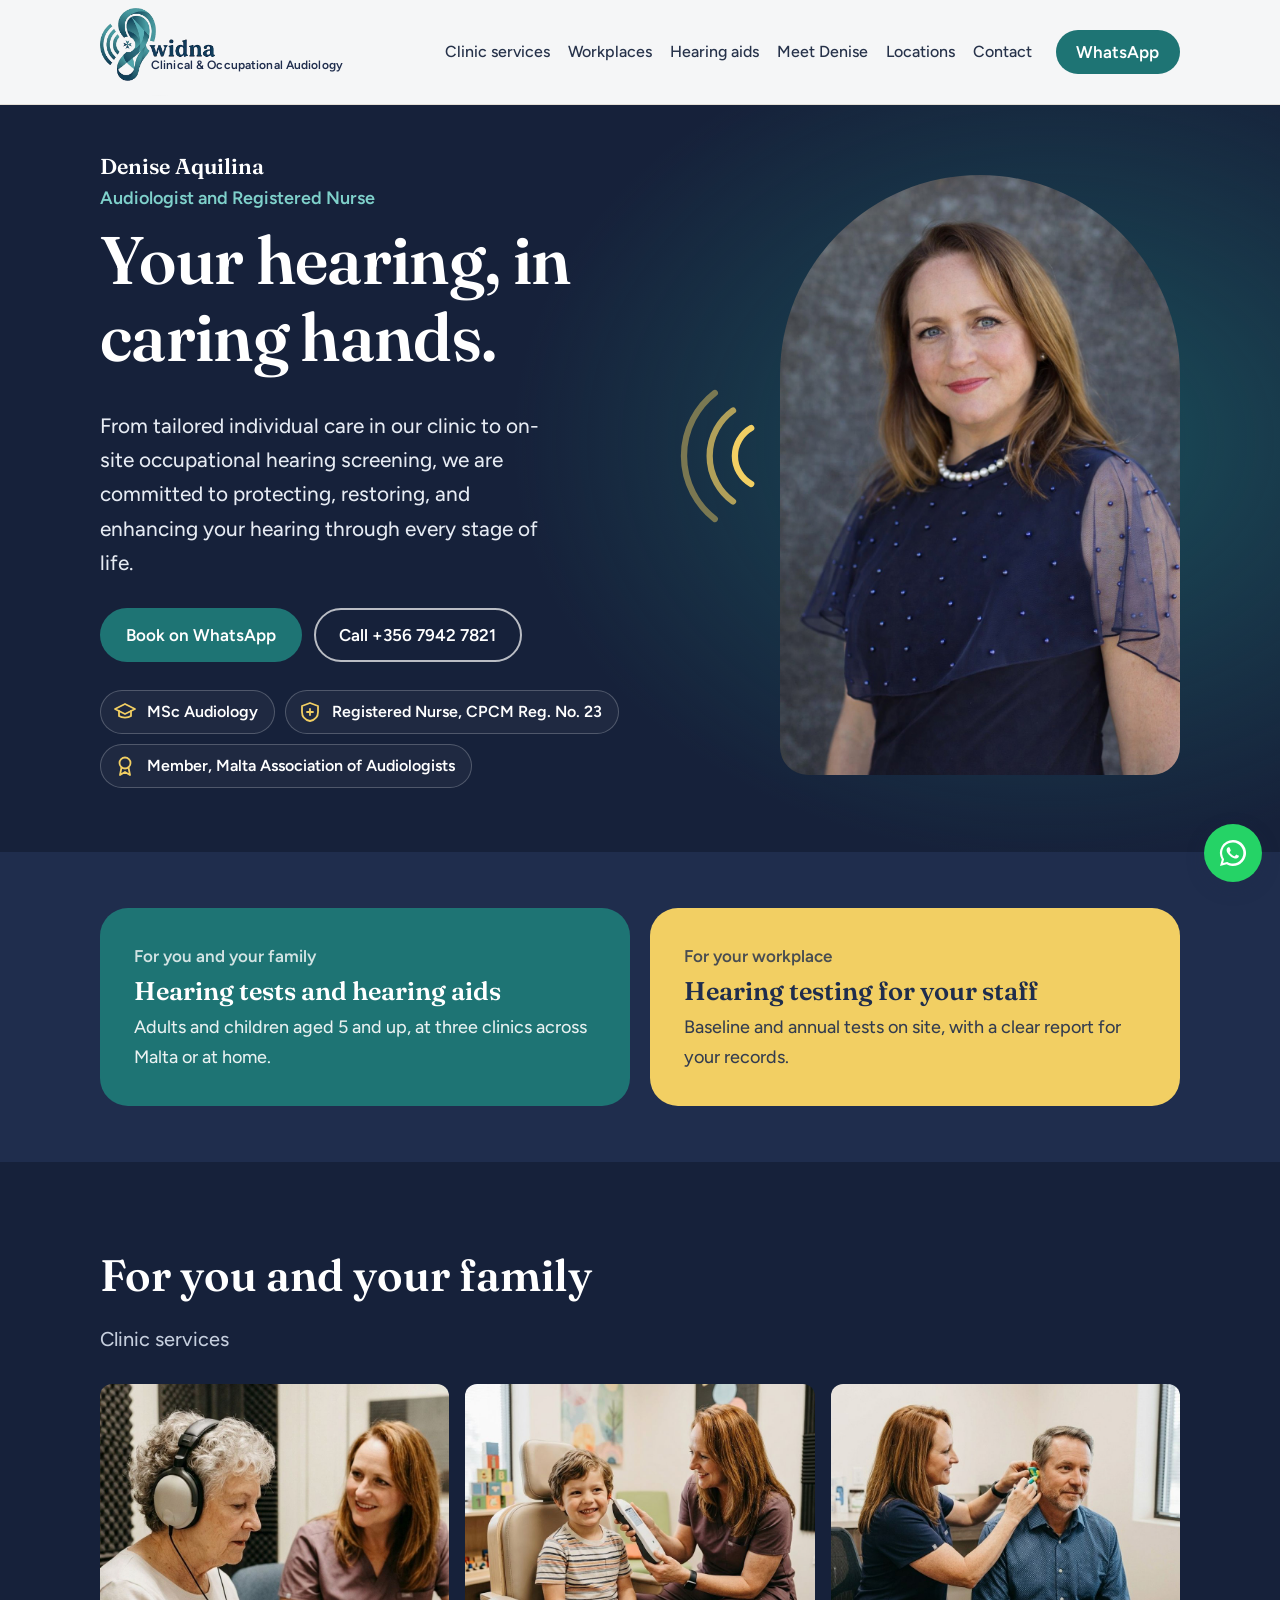
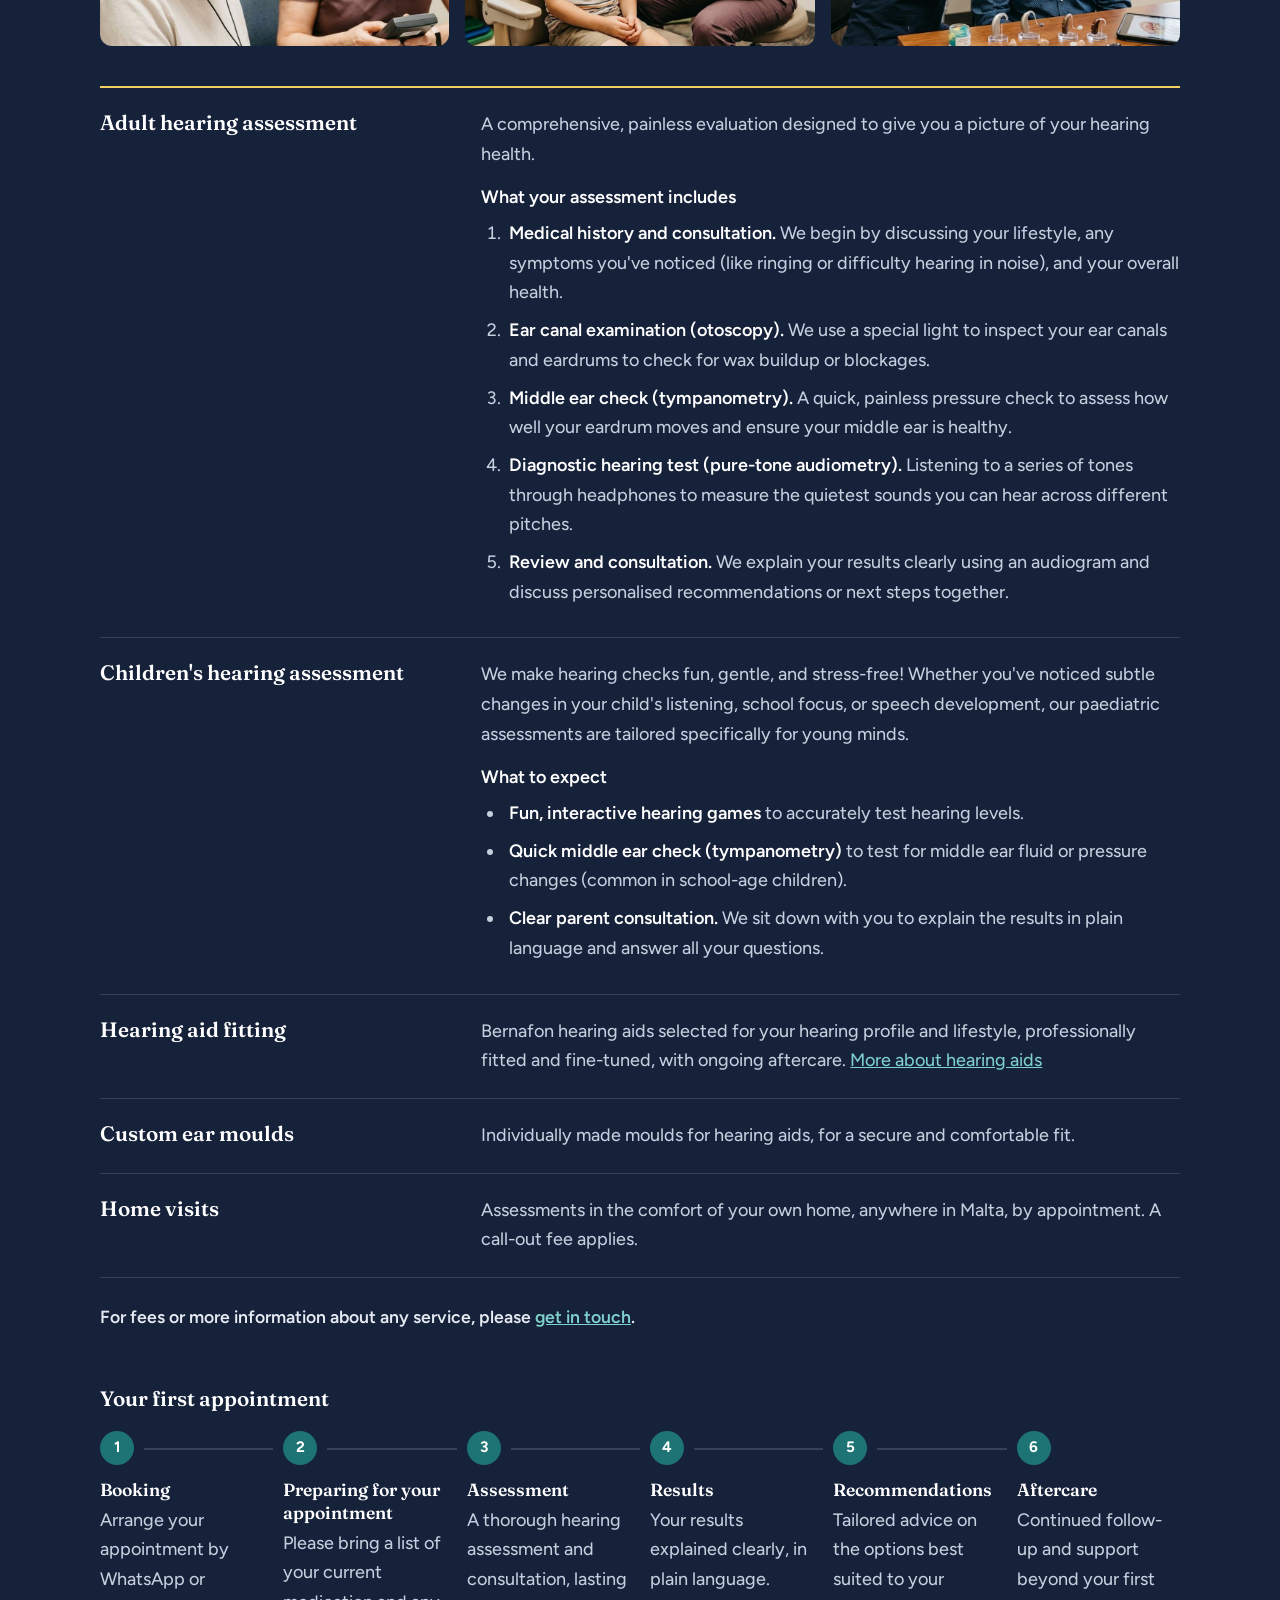
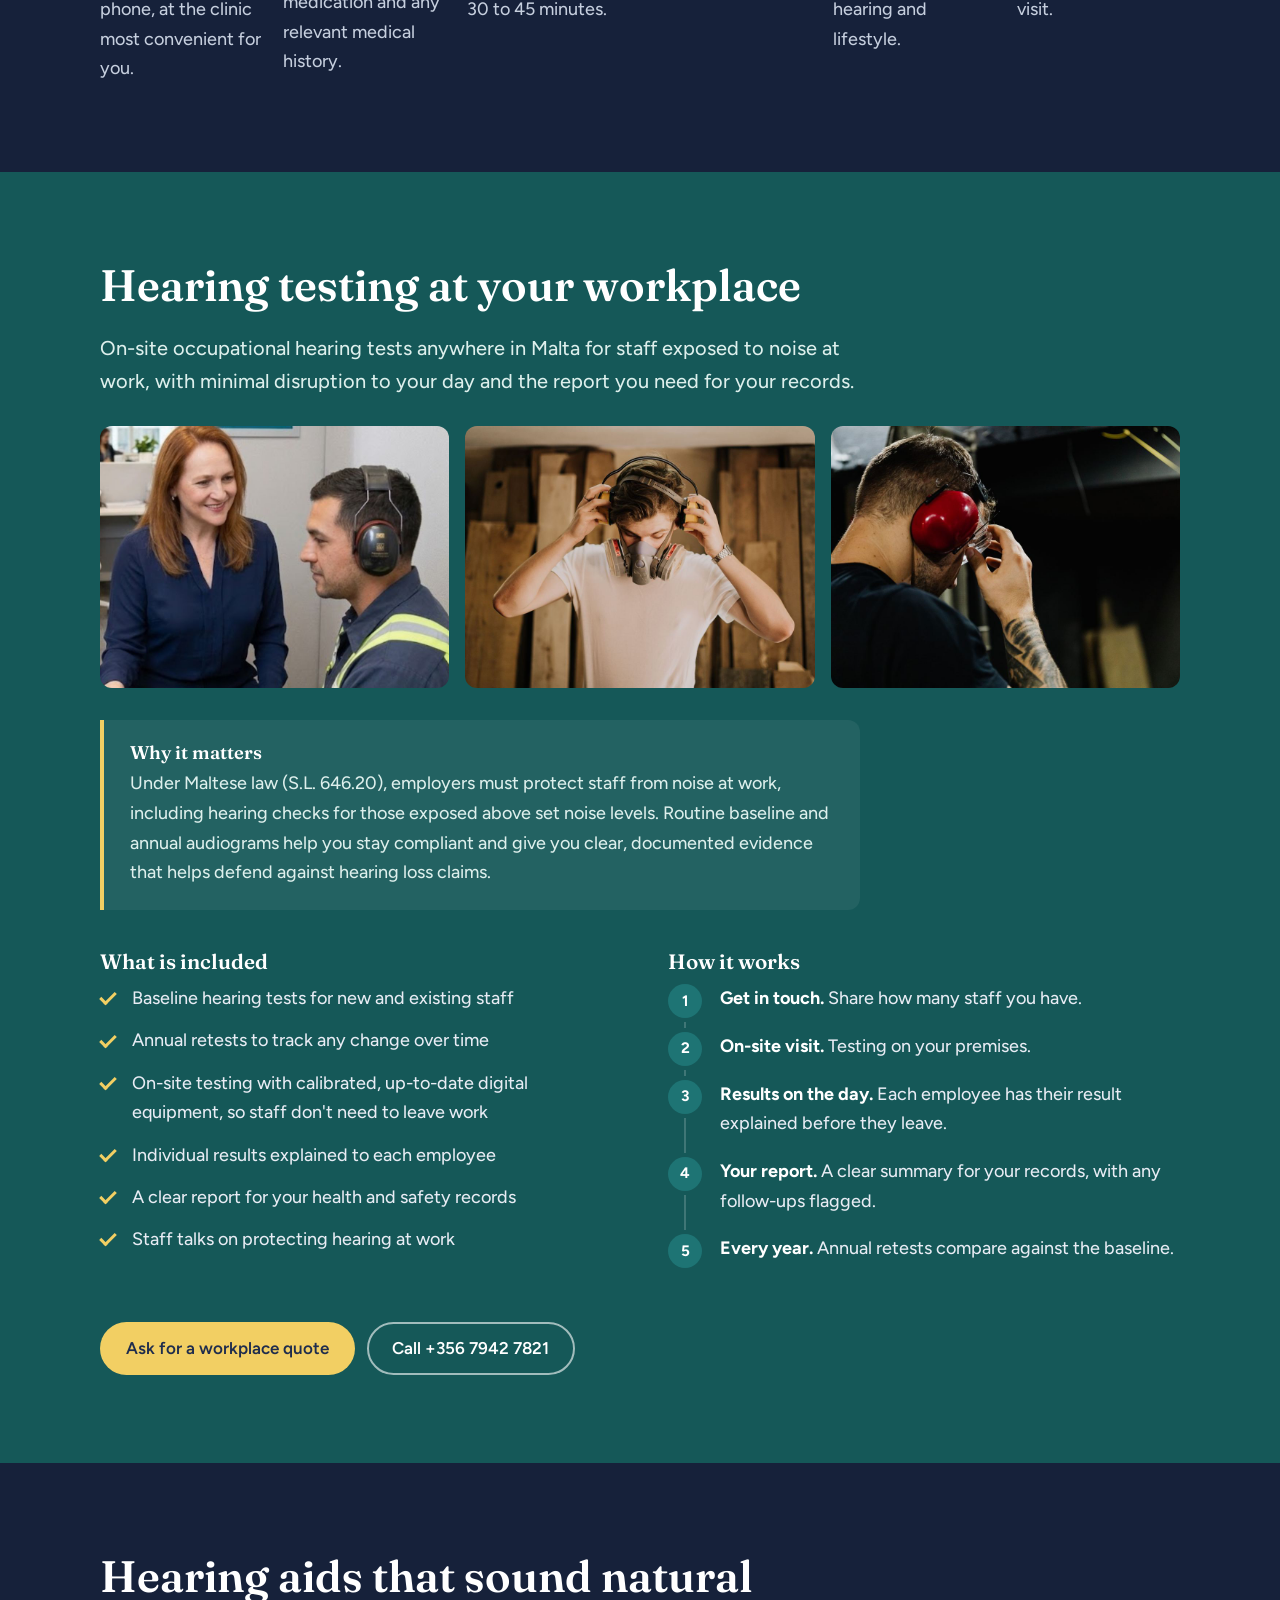
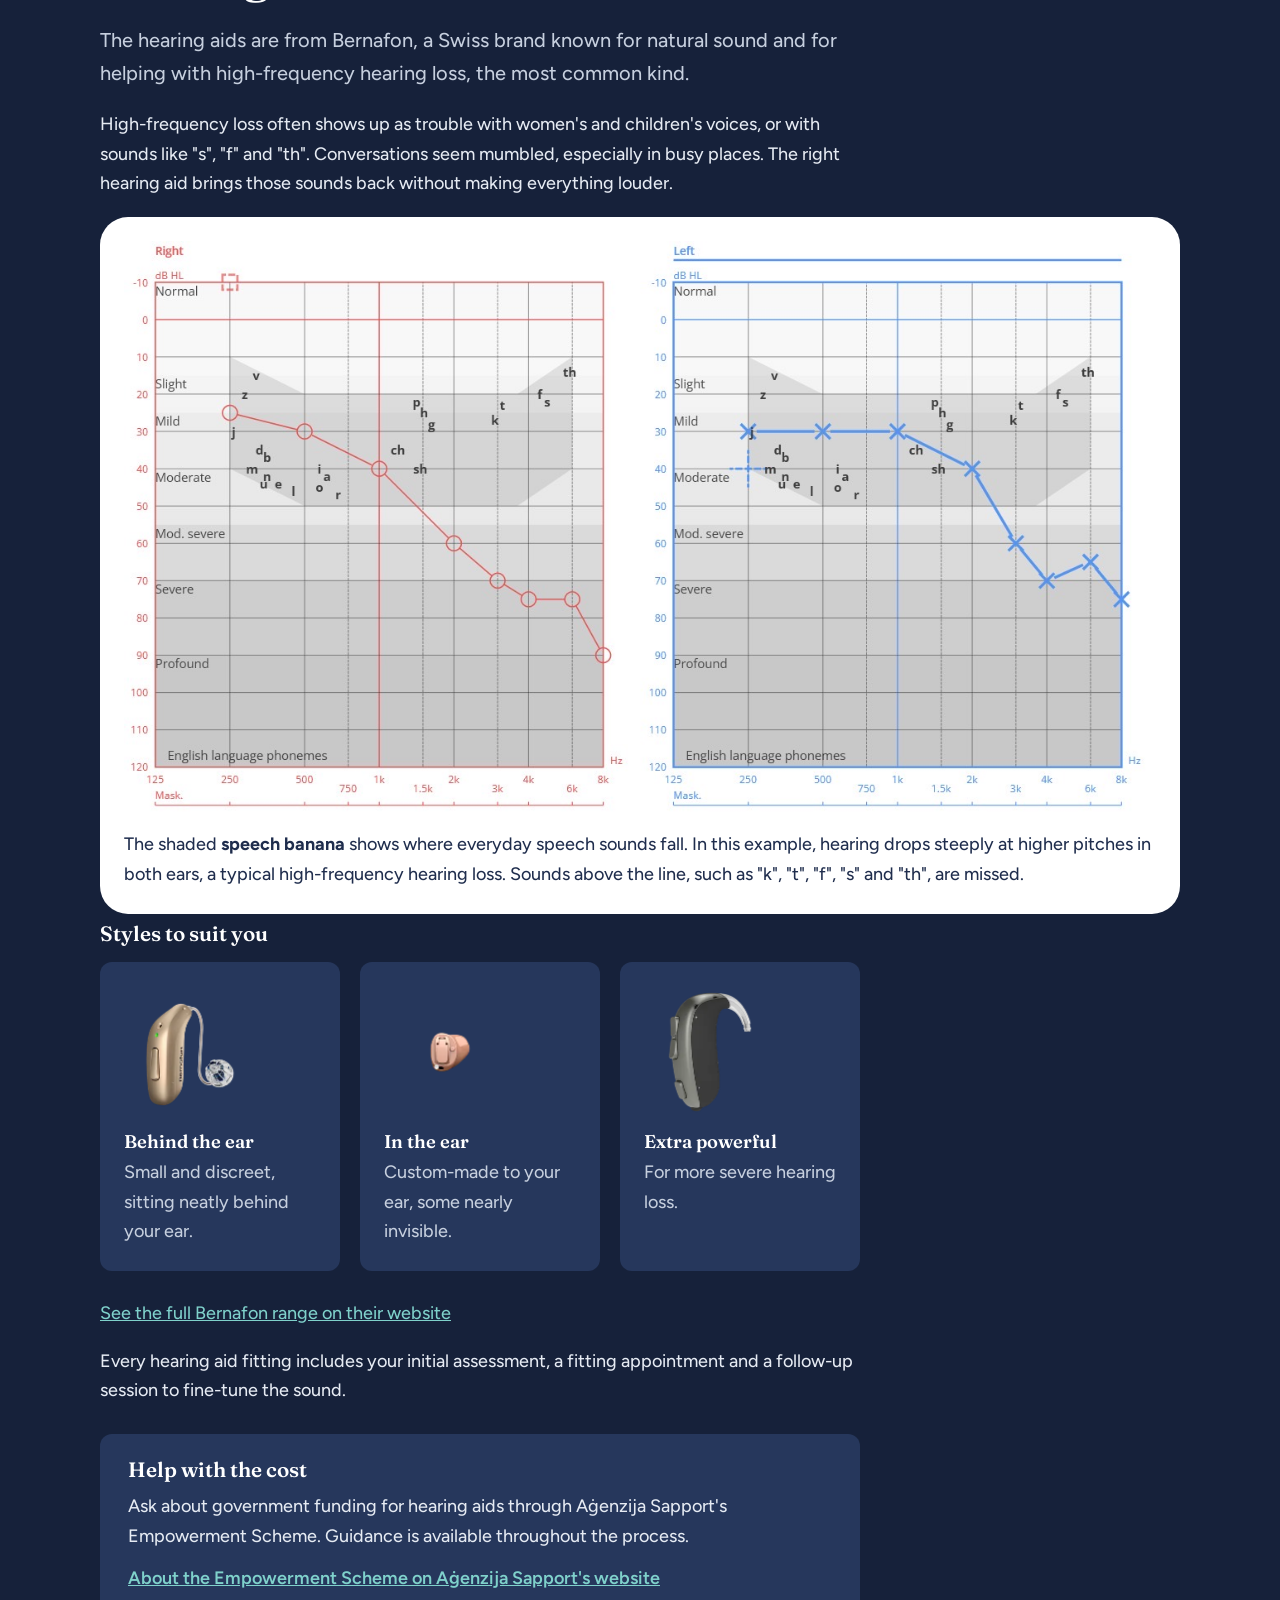
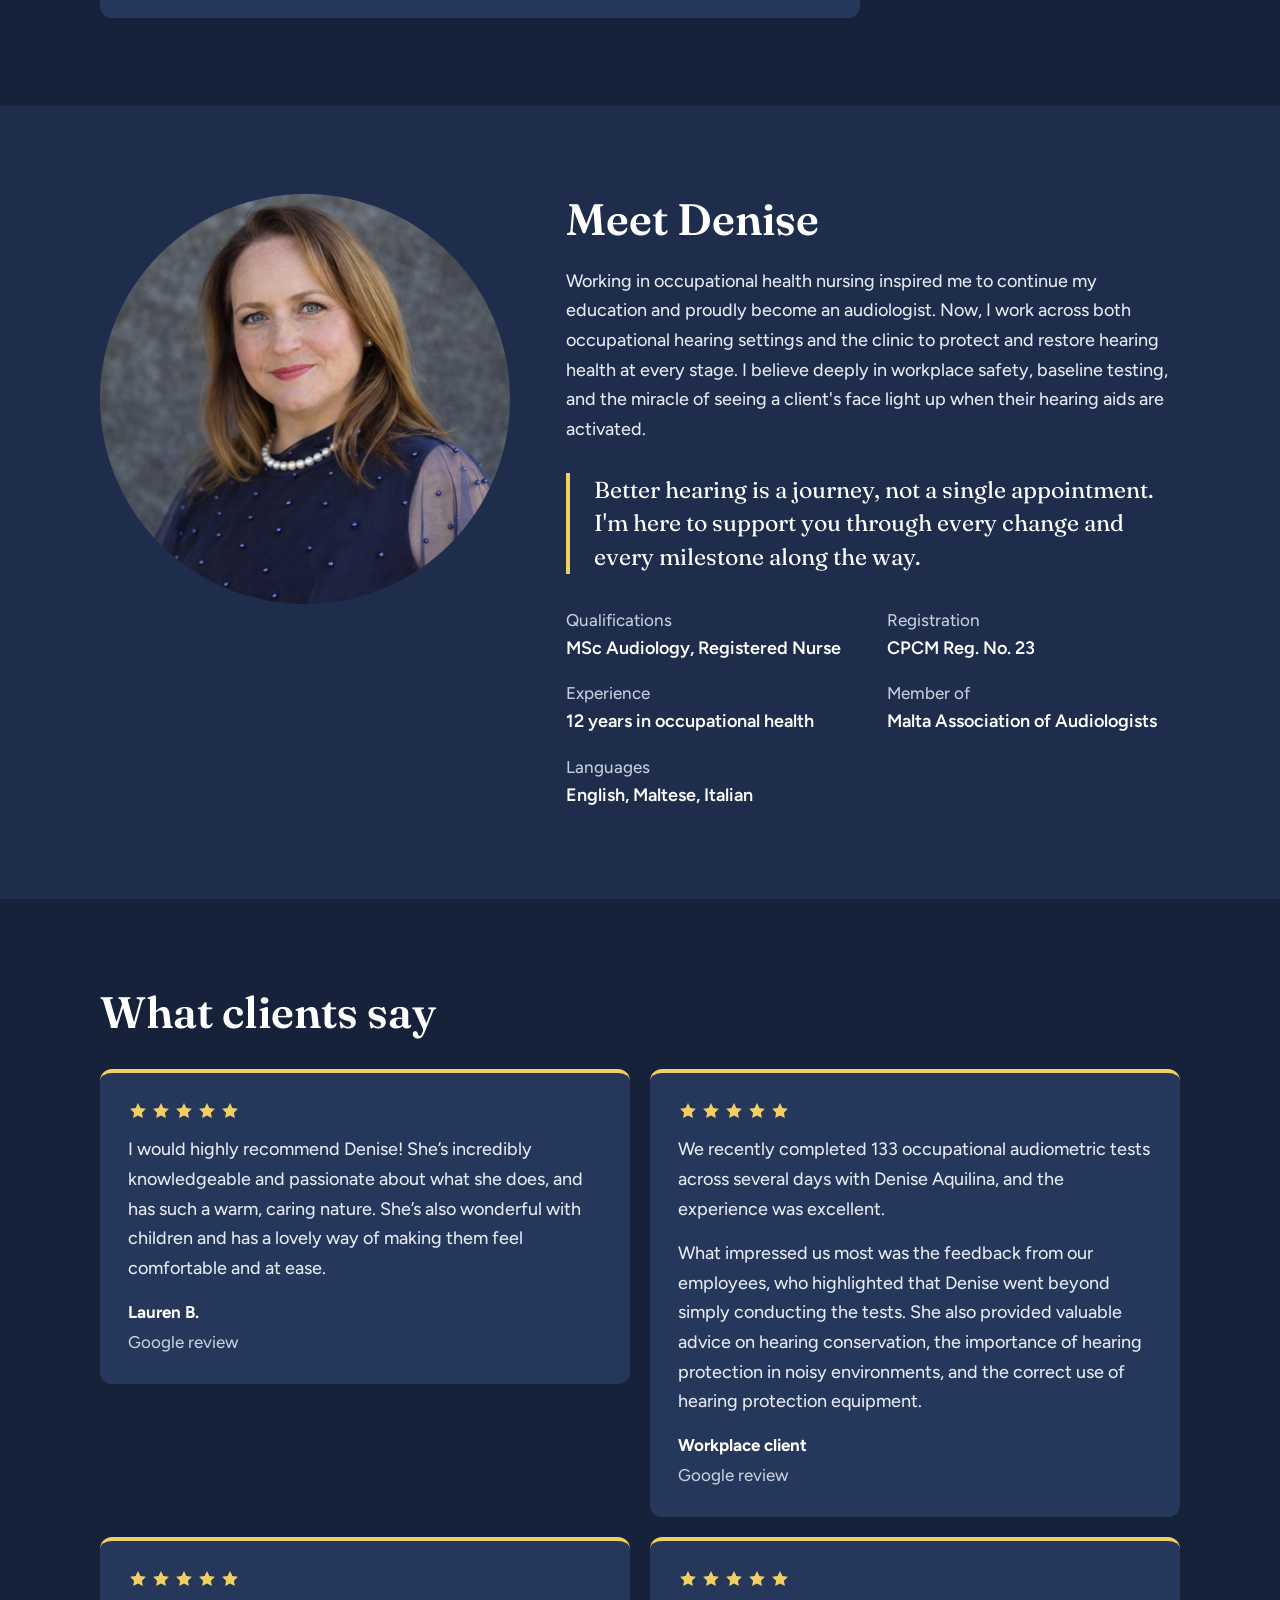
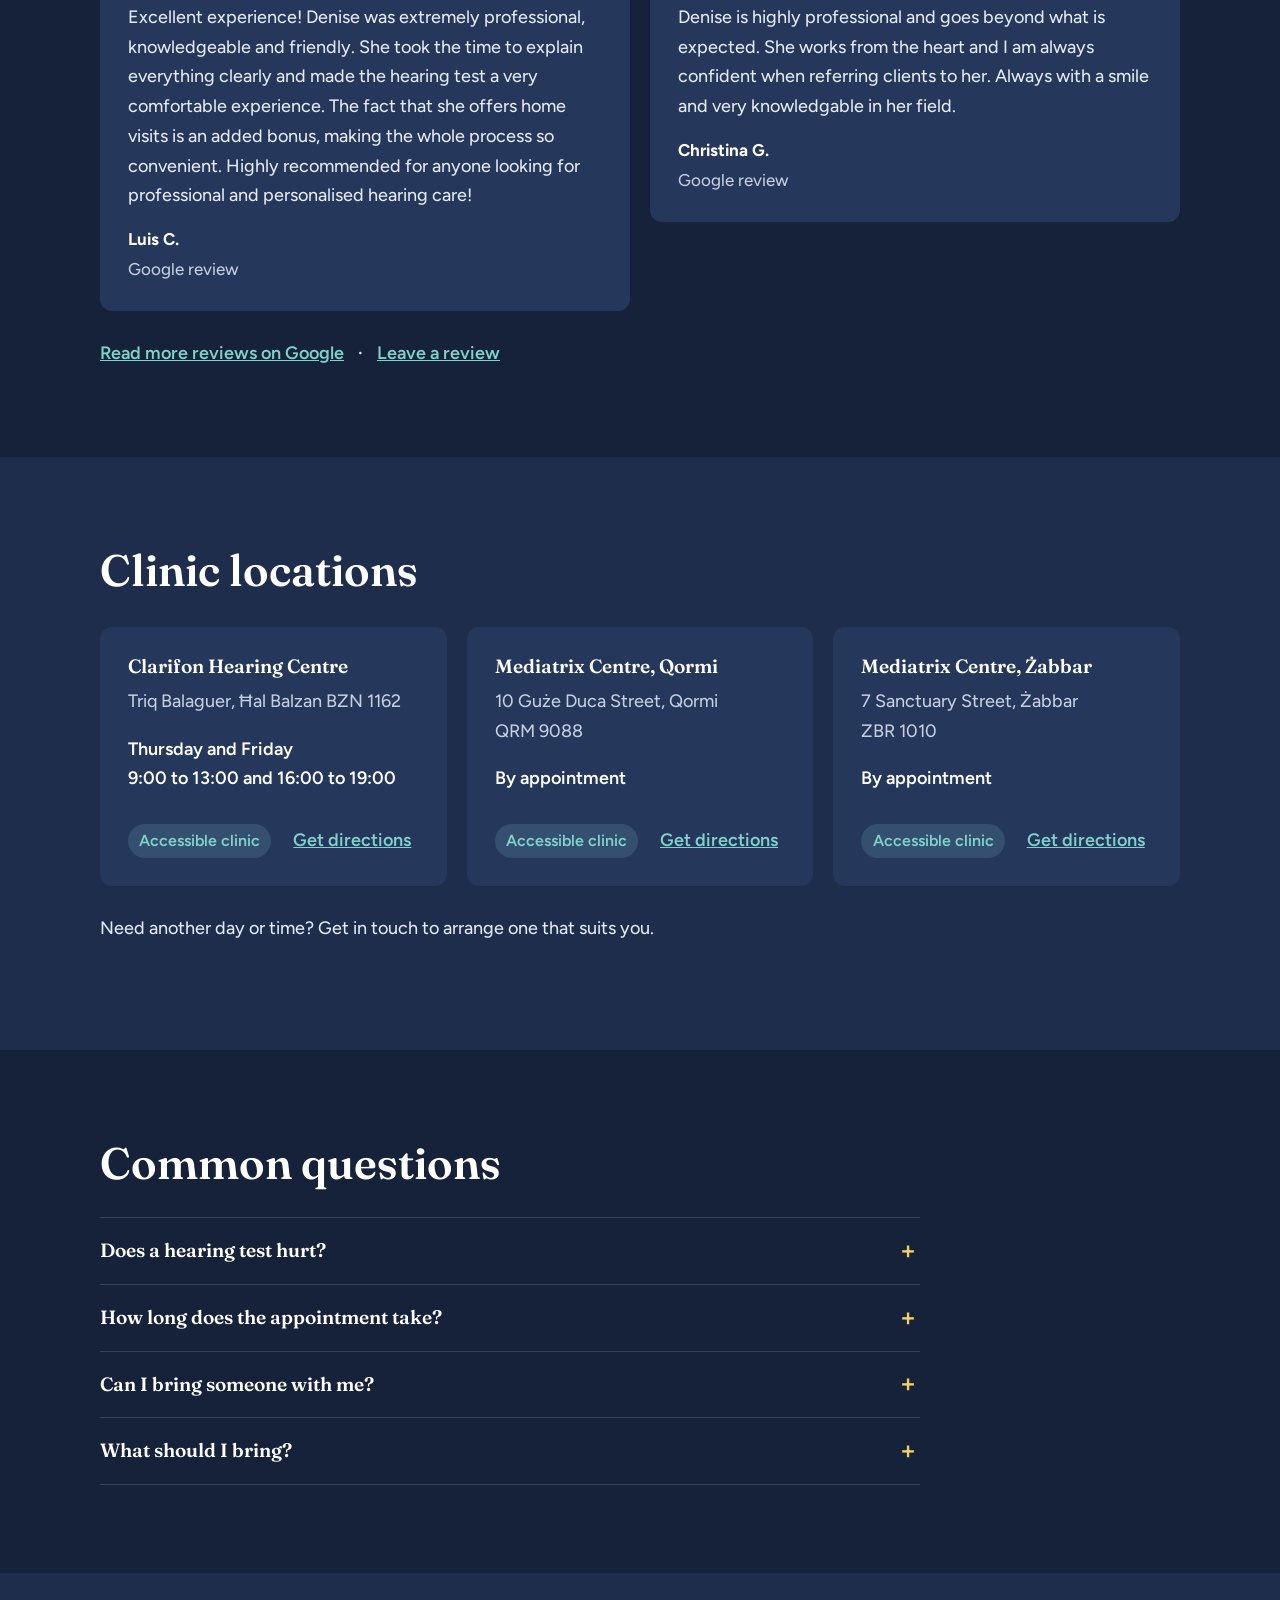
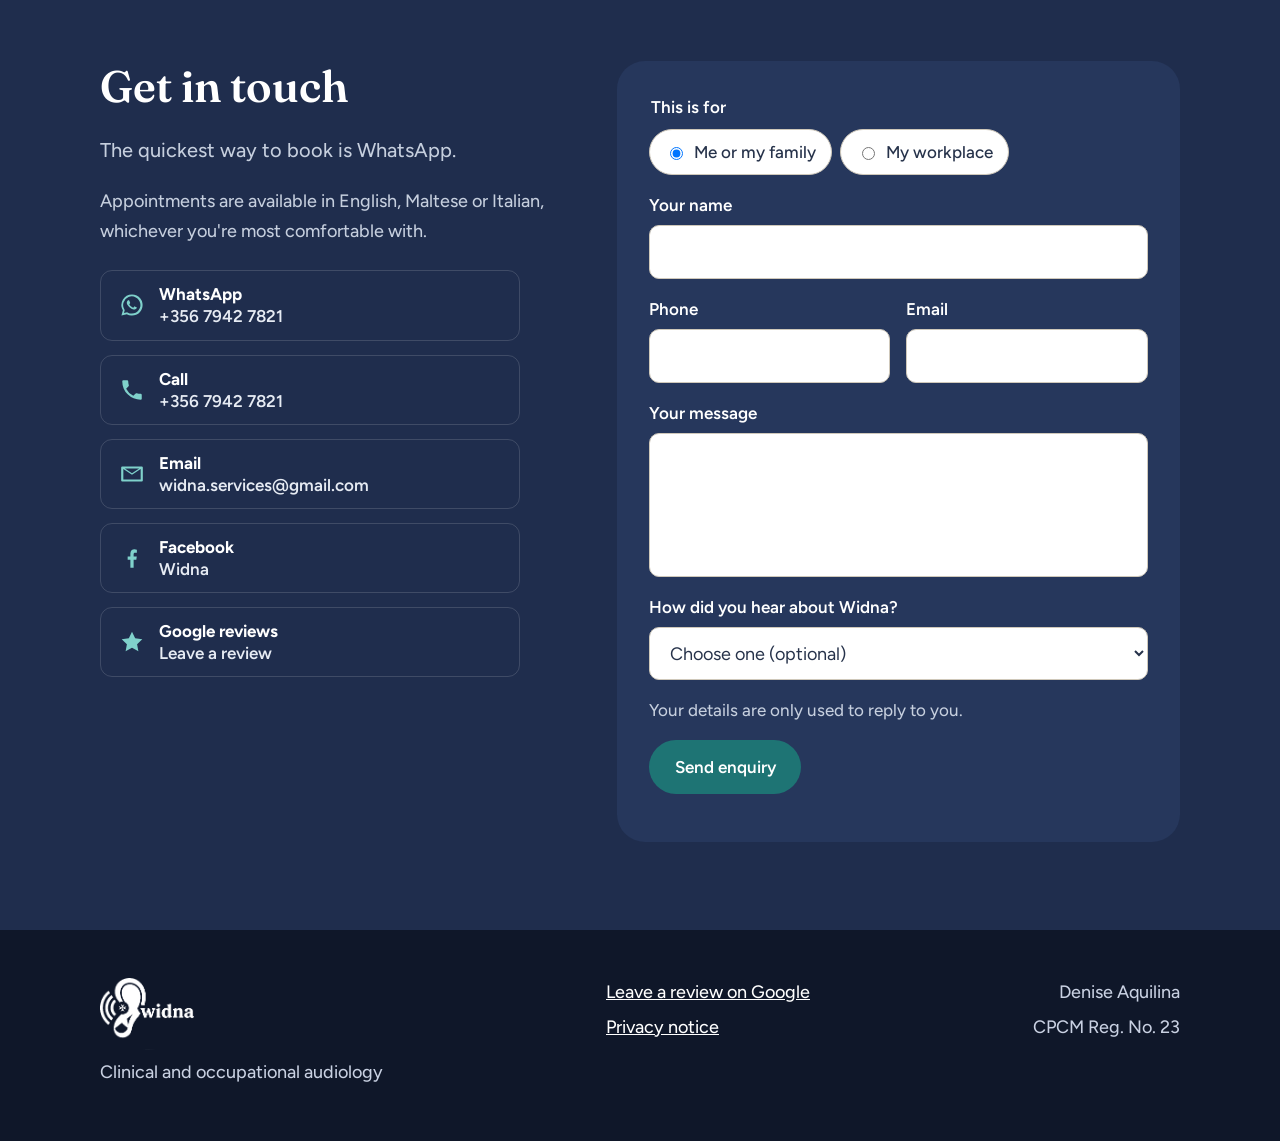
<file: index.html>
<!doctype html>
<html lang="en" class="dark">
<head>
<meta charset="utf-8">
<meta name="viewport" content="width=device-width, initial-scale=1">
<link rel="canonical" href="https://widnahearing.mt/">
<title>Widna Hearing | Hearing Tests and Hearing Aids in Malta</title>
<meta name="description" content="Hearing tests and Bernafon hearing aids with audiologist Denise Aquilina, plus workplace hearing testing for noise at work. Clinics in Balzan, Qormi and Żabbar, Malta.">
<link rel="icon" type="image/png" href="assets/favicon.png">
<link rel="apple-touch-icon" href="assets/apple-touch-icon.png">
<meta property="og:type" content="website">
<meta property="og:title" content="Widna Hearing | Hearing Tests and Hearing Aids in Malta">
<meta property="og:description" content="Hearing tests, hearing aids and workplace hearing testing in Malta with audiologist Denise Aquilina.">
<meta property="og:image" content="https://widnahearing.mt/assets/og-image.jpg">
<meta property="og:url" content="https://widnahearing.mt/">
<link rel="preconnect" href="https://fonts.googleapis.com">
<link rel="preconnect" href="https://fonts.gstatic.com" crossorigin>
<link href="https://fonts.googleapis.com/css2?family=Fraunces:opsz,wght@9..144,400;9..144,600&family=Figtree:wght@400..700&display=swap" rel="stylesheet">
<link rel="stylesheet" href="styles.css?v=49">
<link rel="stylesheet" href="theme-dark.css?v=14">
<!-- Business details for Google; uses the final domain -->
<script type="application/ld+json">
{
 "@context": "https://schema.org",
 "@graph": [
  {
   "@type": "MedicalBusiness",
   "@id": "https://widnahearing.mt/#business",
   "name": "Widna Hearing",
   "description": "Hearing assessments for adults and children aged 5 and up, Bernafon hearing aids, custom ear moulds and workplace hearing testing in Malta.",
   "url": "https://widnahearing.mt/",
   "telephone": "+35679427821",
   "email": "widna.services@gmail.com",
   "image": "https://widnahearing.mt/assets/og-image.jpg",
   "logo": "https://widnahearing.mt/assets/widna-logo.png",
   "areaServed": "Malta",
   "knowsLanguage": [
    "en",
    "mt",
    "it"
   ],
   "sameAs": [
    "https://www.facebook.com/profile.php?id=61587372173159"
   ],
   "founder": {
    "@type": "Person",
    "name": "Denise Aquilina",
    "jobTitle": "Audiologist and Registered Nurse"
   },
   "department": [
    {
     "@type": "MedicalBusiness",
     "name": "Widna Hearing at Clarifon Hearing Centre",
     "address": {
      "@type": "PostalAddress",
      "streetAddress": "Triq Balaguer",
      "addressLocality": "Ħal Balzan",
      "postalCode": "BZN 1162",
      "addressCountry": "MT"
     },
     "telephone": "+35679427821",
     "openingHoursSpecification": [
      {
       "@type": "OpeningHoursSpecification",
       "dayOfWeek": [
        "Thursday",
        "Friday"
       ],
       "opens": "09:00",
       "closes": "13:00"
      },
      {
       "@type": "OpeningHoursSpecification",
       "dayOfWeek": [
        "Thursday",
        "Friday"
       ],
       "opens": "16:00",
       "closes": "19:00"
      }
     ]
    },
    {
     "@type": "MedicalBusiness",
     "name": "Widna Hearing at Mediatrix Centre, Qormi",
     "address": {
      "@type": "PostalAddress",
      "streetAddress": "10 Guże Duca Street",
      "addressLocality": "Qormi",
      "postalCode": "QRM 9088",
      "addressCountry": "MT"
     },
     "telephone": "+35679427821"
    },
    {
     "@type": "MedicalBusiness",
     "name": "Widna Hearing at Mediatrix Centre, Żabbar",
     "address": {
      "@type": "PostalAddress",
      "streetAddress": "7 Sanctuary Street",
      "addressLocality": "Żabbar",
      "postalCode": "ZBR 1010",
      "addressCountry": "MT"
     },
     "telephone": "+35679427821"
    }
   ]
  },
  {
   "@type": "FAQPage",
   "mainEntity": [
    {
     "@type": "Question",
     "name": "Does a hearing test hurt?",
     "acceptedAnswer": {
      "@type": "Answer",
      "text": "No. The test is painless. You listen to soft sounds through headphones and respond when you hear them. Tympanometry, if needed, is a gentle puff of air pressure in the ear that takes a few seconds."
     }
    },
    {
     "@type": "Question",
     "name": "How long does the appointment take?",
     "acceptedAnswer": {
      "@type": "Answer",
      "text": "Between 30 and 45 minutes, including time to go through your results and options."
     }
    },
    {
     "@type": "Question",
     "name": "Can I bring someone with me?",
     "acceptedAnswer": {
      "@type": "Answer",
      "text": "Yes. Many people bring a family member or friend, and it often helps to have a familiar voice in the room when discussing hearing aids."
     }
    },
    {
     "@type": "Question",
     "name": "What should I bring?",
     "acceptedAnswer": {
      "@type": "Answer",
      "text": "A list of your current medication and any relevant medical history. If you already wear hearing aids, bring them along too."
     }
    }
   ]
  }
 ]
}
</script>
</head>
<body>

<a class="skip" href="#main">Skip to content</a>

<header class="site-header">
  <div class="wrap header-row">
    <a class="brand" href="#top"><img src="assets/widna-logo-notag.png" alt="Widna" width="410" height="314"><span class="brand-tag">Clinical &amp; Occupational Audiology</span></a>
    <nav class="main-nav" id="main-nav" aria-label="Main">
      <a href="#clinic">Clinic services</a>
      <a href="#workplaces">Workplaces</a>
      <a href="#hearing-aids">Hearing aids</a>
      <a href="#about">Meet Denise</a>
      <a href="#find-me">Locations</a>
      <a href="#contact">Contact</a>
    </nav>
    <a class="btn btn-wa btn-small header-wa" href="go/whatsapp/">WhatsApp</a>
    <a class="icon-btn header-call" href="tel:+35679427821" aria-label="Call Denise">
      <svg viewBox="0 0 24 24" aria-hidden="true"><path fill="currentColor" d="M6.6 10.8a15.1 15.1 0 0 0 6.6 6.6l2.2-2.2a1 1 0 0 1 1-.25 11.4 11.4 0 0 0 3.6.57 1 1 0 0 1 1 1V20a1 1 0 0 1-1 1A17 17 0 0 1 3 4a1 1 0 0 1 1-1h3.5a1 1 0 0 1 1 1c0 1.25.2 2.45.57 3.57a1 1 0 0 1-.25 1z"/></svg>
    </a>
    <button class="icon-btn menu-toggle" type="button" aria-expanded="false" aria-controls="main-nav" aria-label="Open menu">
      <svg viewBox="0 0 24 24" aria-hidden="true"><path d="M4 7h16M4 12h16M4 17h16" stroke="currentColor" stroke-width="2.2" stroke-linecap="round"/></svg>
    </button>
  </div>
</header>

<main id="main">

<!-- HERO -->
<section class="hero" id="top">
  <div class="wrap hero-grid">
    <div class="hero-text">
      <div class="hero-id">
        <img class="hero-avatar" src="assets/denise.jpg" alt="" width="1024" height="1536">
        <p class="hero-role"><span class="hero-name">Denise Aquilina</span><br>Audiologist and Registered Nurse</p>
      </div>
      <h1>Your hearing, in caring hands.</h1>
      <p class="hero-lede">From tailored individual care in our clinic to on-site occupational hearing screening, we are committed to protecting, restoring, and enhancing your hearing through every stage of life.</p>
      <div class="hero-actions">
        <a class="btn btn-wa" href="go/whatsapp/">Book on WhatsApp</a>
        <a class="btn btn-ghost" href="tel:+35679427821">Call +356 7942 7821</a>
      </div>
      <ul class="cred-badges" aria-label="Qualifications and registration">
        <li><svg viewBox="0 0 24 24" aria-hidden="true"><path d="M2 9l10-5 10 5-10 5z"/><path d="M6 11v5c3 2.2 9 2.2 12 0v-5"/></svg>MSc Audiology</li>
        <li><svg viewBox="0 0 24 24" aria-hidden="true"><path d="M12 3l8 3v6c0 5-3.5 8-8 9-4.5-1-8-4-8-9V6z"/><path d="M12 9v6M9 12h6"/></svg>Registered Nurse, CPCM Reg. No. 23</li>
        <li><svg viewBox="0 0 24 24" aria-hidden="true"><circle cx="12" cy="9" r="5.5"/><path d="M8.5 13.5L7 21l5-3 5 3-1.5-7.5"/></svg>Member, Malta Association of Audiologists</li>
      </ul>
    </div>
    <figure class="hero-photo">
      <img src="assets/denise.jpg" alt="Denise Aquilina, audiologist" width="1024" height="1536">
      <svg class="sound-arcs" viewBox="0 0 120 220" aria-hidden="true">
        <path d="M96 70 a46 46 0 0 0 0 80"/>
        <path d="M70 45 a80 80 0 0 0 0 130"/>
        <path d="M44 20 a114 114 0 0 0 0 180"/>
      </svg>
    </figure>
  </div>
</section>

<!-- TWO DOORS -->
<section class="doors" aria-label="Choose what you need">
  <div class="wrap doors-grid">
    <a class="door door-clinic" href="#clinic">
      <span class="door-for">For you and your family</span>
      <span class="door-title">Hearing tests and hearing aids</span>
      <span class="door-text">Adults and children aged 5 and up, at three clinics across Malta or at home.</span>
    </a>
    <a class="door door-work" href="#workplaces">
      <span class="door-for">For your workplace</span>
      <span class="door-title">Hearing testing for your staff</span>
      <span class="door-text">Baseline and annual tests on site, with a clear report for your records.</span>
    </a>
  </div>
</section>

<!-- CLINIC -->
<section class="section" id="clinic">
  <div class="wrap">
    <h2>For you and your family</h2>
    <p class="section-lede">Clinic services</p>
    <div class="photo-strip photo-strip-3">
      <img src="assets/denise-test-adult.jpg" width="960" height="720" loading="lazy" alt="Denise carrying out a hearing test with an older woman wearing headphones">
      <img src="assets/denise-test-child.jpg" width="960" height="720" loading="lazy" alt="Denise checking a smiling young boy's ears">
      <img src="assets/denise-ear-mould.jpg" width="960" height="720" loading="lazy" alt="Denise taking an ear impression for a custom ear mould, with hearing aids on the desk">
    </div>
    <div class="services">
      <article class="service">
        <h3>Adult hearing assessment</h3>
        <div class="service-body">
          <p>A comprehensive, painless evaluation designed to give you a picture of your hearing health.</p>
          <p class="service-sub">What your assessment includes</p>
          <ol class="service-steps">
            <li><strong>Medical history and consultation.</strong> We begin by discussing your lifestyle, any symptoms you've noticed (like ringing or difficulty hearing in noise), and your overall health.</li>
            <li><strong>Ear canal examination (otoscopy).</strong> We use a special light to inspect your ear canals and eardrums to check for wax buildup or blockages.</li>
            <li><strong>Middle ear check (tympanometry).</strong> A quick, painless pressure check to assess how well your eardrum moves and ensure your middle ear is healthy.</li>
            <li><strong>Diagnostic hearing test (pure-tone audiometry).</strong> Listening to a series of tones through headphones to measure the quietest sounds you can hear across different pitches.</li>
            <li><strong>Review and consultation.</strong> We explain your results clearly using an audiogram and discuss personalised recommendations or next steps together.</li>
          </ol>
        </div>
      </article>
      <article class="service">
        <h3>Children's hearing assessment</h3>
        <div class="service-body">
          <p>We make hearing checks fun, gentle, and stress-free! Whether you've noticed subtle changes in your child's listening, school focus, or speech development, our paediatric assessments are tailored specifically for young minds.</p>
          <p class="service-sub">What to expect</p>
          <ul class="service-steps">
            <li><strong>Fun, interactive hearing games</strong> to accurately test hearing levels.</li>
            <li><strong>Quick middle ear check (tympanometry)</strong> to test for middle ear fluid or pressure changes (common in school-age children).</li>
            <li><strong>Clear parent consultation.</strong> We sit down with you to explain the results in plain language and answer all your questions.</li>
          </ul>
        </div>
      </article>
      <article class="service">
        <h3>Hearing aid fitting</h3>
        <p>Bernafon hearing aids selected for your hearing profile and lifestyle, professionally fitted and fine-tuned, with ongoing aftercare. <a href="#hearing-aids">More about hearing aids</a></p>
      </article>
      <article class="service">
        <h3>Custom ear moulds</h3>
        <p>Individually made moulds for hearing aids, for a secure and comfortable fit.</p>
      </article>
      <article class="service">
        <h3>Home visits</h3>
        <p>Assessments in the comfort of your own home, anywhere in Malta, by appointment. A call-out fee applies.</p>
      </article>
    </div>
    <p class="services-note">For fees or more information about any service, please <a href="#contact">get in touch</a>.</p>

    <div class="expect">
      <h3>Your first appointment</h3>
      <ol class="expect-steps">
        <li><strong>Booking</strong><span>Arrange your appointment by WhatsApp or phone, at the clinic most convenient for you.</span></li>
        <li><strong>Preparing for your appointment</strong><span>Please bring a list of your current medication and any relevant medical history.</span></li>
        <li><strong>Assessment</strong><span>A thorough hearing assessment and consultation, lasting 30 to 45 minutes.</span></li>
        <li><strong>Results</strong><span>Your results explained clearly, in plain language.</span></li>
        <li><strong>Recommendations</strong><span>Tailored advice on the options best suited to your hearing and lifestyle.</span></li>
        <li><strong>Aftercare</strong><span>Continued follow-up and support beyond your first visit.</span></li>
      </ol>
    </div>
  </div>
</section>

<!-- WORKPLACES -->
<section class="section section-navy" id="workplaces">
  <div class="wrap">
    <h2>Hearing testing at your workplace</h2>
    <p class="section-lede">On-site occupational hearing tests anywhere in Malta for staff exposed to noise at work, with minimal disruption to your day and the report you need for your records.</p>
    <div class="photo-strip photo-strip-3">
      <img src="assets/denise-workplace.jpg" width="960" height="720" loading="lazy" alt="Denise with a worker wearing ear defenders during on-site hearing testing">
      <img src="assets/work-defenders.jpg?v=2" width="960" height="720" loading="lazy" alt="Woodworker putting on ear defenders and a dust mask">
      <img src="assets/work-earplug.jpg?v=2" width="960" height="720" loading="lazy" alt="Worker adjusting red ear defenders and safety glasses">
    </div>
    <aside class="law-note">
      <h3>Why it matters</h3>
      <p>Under Maltese law (S.L. 646.20), employers must protect staff from noise at work, including hearing checks for those exposed above set noise levels. Routine baseline and annual audiograms help you stay compliant and give you clear, documented evidence that helps defend against hearing loss claims.</p>
    </aside>
    <div class="work-grid">
      <div>
        <h3>What is included</h3>
        <ul class="ticks">
          <li>Baseline hearing tests for new and existing staff</li>
          <li>Annual retests to track any change over time</li>
          <li>On-site testing with calibrated, up-to-date digital equipment, so staff don't need to leave work</li>
          <li>Individual results explained to each employee</li>
          <li>A clear report for your health and safety records</li>
          <li>Staff talks on protecting hearing at work</li>
        </ul>
      </div>
      <div>
        <h3>How it works</h3>
        <ol class="steps">
          <li><strong>Get in touch.</strong> Share how many staff you have.</li>
          <li><strong>On-site visit.</strong> Testing on your premises.</li>
          <li><strong>Results on the day.</strong> Each employee has their result explained before they leave.</li>
          <li><strong>Your report.</strong> A clear summary for your records, with any follow-ups flagged.</li>
          <li><strong>Every year.</strong> Annual retests compare against the baseline.</li>
        </ol>
      </div>
    </div>
    <div class="work-cta">
      <a class="btn btn-light" href="#contact" data-enquiry="workplace">Ask for a workplace quote</a>
      <a class="btn btn-outline-light" href="tel:+35679427821">Call +356 7942 7821</a>
    </div>
  </div>
</section>

<!-- HEARING AIDS -->
<section class="section" id="hearing-aids">
  <div class="wrap ha-grid">
    <div class="ha-intro">
      <h2>Hearing aids that sound natural</h2>
      <p class="section-lede">The hearing aids are from Bernafon, a Swiss brand known for natural sound and for helping with high-frequency hearing loss, the most common kind.</p>
      <p>High-frequency loss often shows up as trouble with women's and children's voices, or with sounds like "s", "f" and "th". Conversations seem mumbled, especially in busy places. The right hearing aid brings those sounds back without making everything louder.</p>
    </div>
    <figure class="audiogram audiogram-img">
      <img src="assets/audiogram-example.jpg" width="1246" height="702" loading="lazy" alt="Example audiogram for the right and left ear, with the speech banana shaded and English speech sounds marked. Hearing is mild at low pitches and drops steeply at higher pitches in both ears, so soft high-pitched sounds such as k, t, f, s and th are missed.">
      <figcaption>The shaded <strong>speech banana</strong> shows where everyday speech sounds fall. In this example, hearing drops steeply at higher pitches in both ears, a typical high-frequency hearing loss. Sounds above the line, such as "k", "t", "f", "s" and "th", are missed.</figcaption>
    </figure>
    <div class="ha-more">
      <h3 class="ha-styles-title">Styles to suit you</h3>
      <ul class="style-cards">
        <li class="style-card">
          <img class="style-photo" src="assets/aid-behind-ear.webp" width="265" height="265" loading="lazy" alt="Bernafon behind-the-ear hearing aid">
          <strong>Behind the ear</strong>
          <span>Small and discreet, sitting neatly behind your ear.</span>
        </li>
        <li class="style-card">
          <img class="style-photo" src="assets/aid-in-ear.webp" width="265" height="265" loading="lazy" alt="Bernafon in-the-ear hearing aid">
          <strong>In the ear</strong>
          <span>Custom-made to your ear, some nearly invisible.</span>
        </li>
        <li class="style-card">
          <img class="style-photo" src="assets/aid-power.webp" width="265" height="265" loading="lazy" alt="Bernafon extra powerful behind-the-ear hearing aid">
          <strong>Extra powerful</strong>
          <span>For more severe hearing loss.</span>
        </li>
      </ul>
      <p class="ha-link"><a href="https://www.bernafon.com/products/hearing-aids" target="_blank" rel="noopener">See the full Bernafon range on their website</a></p>
      <p class="ha-price">Every hearing aid fitting includes your initial assessment, a fitting appointment and a follow-up session to fine-tune the sound.</p>
      <div class="funding">
        <h3>Help with the cost</h3>
        <p>Ask about government funding for hearing aids through Aġenzija Sapport's Empowerment Scheme. Guidance is available throughout the process.</p>
        <p class="funding-link"><a href="https://sapport.gov.mt/schemes/empowerment-scheme/" target="_blank" rel="noopener">About the Empowerment Scheme on Aġenzija Sapport's website</a></p>
      </div>
    </div>
  </div>
</section>

<!-- ABOUT -->
<section class="section section-sand" id="about">
  <div class="wrap about-grid">
    <img class="about-photo" src="assets/denise.jpg" alt="Denise Aquilina" width="1024" height="1536" loading="lazy">
    <div class="about-text">
      <h2>Meet Denise</h2>
      <p>Working in occupational health nursing inspired me to continue my education and proudly become an audiologist. Now, I work across both occupational hearing settings and the clinic to protect and restore hearing health at every stage. I believe deeply in workplace safety, baseline testing, and the miracle of seeing a client's face light up when their hearing aids are activated.</p>
      <blockquote>Better hearing is a journey, not a single appointment. I'm here to support you through every change and every milestone along the way.</blockquote>
      <dl class="about-creds">
        <div><dt>Qualifications</dt><dd>MSc Audiology, Registered Nurse</dd></div>
        <div><dt>Registration</dt><dd>CPCM Reg. No. 23</dd></div>
        <div><dt>Experience</dt><dd>12 years in occupational health</dd></div>
        <div><dt>Member of</dt><dd>Malta Association of Audiologists</dd></div>
        <div><dt>Languages</dt><dd>English, Maltese, Italian</dd></div>
      </dl>
    </div>
  </div>
</section>

<!-- VIDEOS: hidden until the videos exist; remove `hidden` to show -->
<section class="section section-sand" id="videos" hidden>
  <div class="wrap">
    <h2>See what to expect</h2>
    <div class="videos">
      <div class="video-slot"><span>Meet Denise</span></div>
      <div class="video-slot"><span>What happens at a hearing test</span></div>
    </div>
  </div>
</section>

<!-- REVIEWS: copied word for word from Google (first name + initial only); add new ones by hand -->
<section class="section" id="reviews">
  <div class="wrap">
    <h2>What clients say</h2>
    <div class="reviews-list">
      <figure class="review">
        <p class="review-stars" aria-label="5 out of 5 stars"><svg viewBox="0 0 24 24" aria-hidden="true"><path fill="currentColor" d="M12 2.5l2.9 6 6.6.9-4.8 4.6 1.2 6.5L12 17.4l-5.9 3.1 1.2-6.5-4.8-4.6 6.6-.9z"/></svg><svg viewBox="0 0 24 24" aria-hidden="true"><path fill="currentColor" d="M12 2.5l2.9 6 6.6.9-4.8 4.6 1.2 6.5L12 17.4l-5.9 3.1 1.2-6.5-4.8-4.6 6.6-.9z"/></svg><svg viewBox="0 0 24 24" aria-hidden="true"><path fill="currentColor" d="M12 2.5l2.9 6 6.6.9-4.8 4.6 1.2 6.5L12 17.4l-5.9 3.1 1.2-6.5-4.8-4.6 6.6-.9z"/></svg><svg viewBox="0 0 24 24" aria-hidden="true"><path fill="currentColor" d="M12 2.5l2.9 6 6.6.9-4.8 4.6 1.2 6.5L12 17.4l-5.9 3.1 1.2-6.5-4.8-4.6 6.6-.9z"/></svg><svg viewBox="0 0 24 24" aria-hidden="true"><path fill="currentColor" d="M12 2.5l2.9 6 6.6.9-4.8 4.6 1.2 6.5L12 17.4l-5.9 3.1 1.2-6.5-4.8-4.6 6.6-.9z"/></svg></p>
        <blockquote><p>I would highly recommend Denise! She&rsquo;s incredibly knowledgeable and passionate about what she does, and has such a warm, caring nature. She&rsquo;s also wonderful with children and has a lovely way of making them feel comfortable and at ease.</p></blockquote>
        <figcaption><strong>Lauren B.</strong>Google review</figcaption>
      </figure>
      <figure class="review">
        <p class="review-stars" aria-label="5 out of 5 stars"><svg viewBox="0 0 24 24" aria-hidden="true"><path fill="currentColor" d="M12 2.5l2.9 6 6.6.9-4.8 4.6 1.2 6.5L12 17.4l-5.9 3.1 1.2-6.5-4.8-4.6 6.6-.9z"/></svg><svg viewBox="0 0 24 24" aria-hidden="true"><path fill="currentColor" d="M12 2.5l2.9 6 6.6.9-4.8 4.6 1.2 6.5L12 17.4l-5.9 3.1 1.2-6.5-4.8-4.6 6.6-.9z"/></svg><svg viewBox="0 0 24 24" aria-hidden="true"><path fill="currentColor" d="M12 2.5l2.9 6 6.6.9-4.8 4.6 1.2 6.5L12 17.4l-5.9 3.1 1.2-6.5-4.8-4.6 6.6-.9z"/></svg><svg viewBox="0 0 24 24" aria-hidden="true"><path fill="currentColor" d="M12 2.5l2.9 6 6.6.9-4.8 4.6 1.2 6.5L12 17.4l-5.9 3.1 1.2-6.5-4.8-4.6 6.6-.9z"/></svg><svg viewBox="0 0 24 24" aria-hidden="true"><path fill="currentColor" d="M12 2.5l2.9 6 6.6.9-4.8 4.6 1.2 6.5L12 17.4l-5.9 3.1 1.2-6.5-4.8-4.6 6.6-.9z"/></svg></p>
        <blockquote><p>We recently completed 133 occupational audiometric tests across several days with Denise Aquilina, and the experience was excellent.</p><p>What impressed us most was the feedback from our employees, who highlighted that Denise went beyond simply conducting the tests. She also provided valuable advice on hearing conservation, the importance of hearing protection in noisy environments, and the correct use of hearing protection equipment.</p></blockquote>
        <figcaption><strong>Workplace client</strong>Google review</figcaption>
      </figure>
      <figure class="review">
        <p class="review-stars" aria-label="5 out of 5 stars"><svg viewBox="0 0 24 24" aria-hidden="true"><path fill="currentColor" d="M12 2.5l2.9 6 6.6.9-4.8 4.6 1.2 6.5L12 17.4l-5.9 3.1 1.2-6.5-4.8-4.6 6.6-.9z"/></svg><svg viewBox="0 0 24 24" aria-hidden="true"><path fill="currentColor" d="M12 2.5l2.9 6 6.6.9-4.8 4.6 1.2 6.5L12 17.4l-5.9 3.1 1.2-6.5-4.8-4.6 6.6-.9z"/></svg><svg viewBox="0 0 24 24" aria-hidden="true"><path fill="currentColor" d="M12 2.5l2.9 6 6.6.9-4.8 4.6 1.2 6.5L12 17.4l-5.9 3.1 1.2-6.5-4.8-4.6 6.6-.9z"/></svg><svg viewBox="0 0 24 24" aria-hidden="true"><path fill="currentColor" d="M12 2.5l2.9 6 6.6.9-4.8 4.6 1.2 6.5L12 17.4l-5.9 3.1 1.2-6.5-4.8-4.6 6.6-.9z"/></svg><svg viewBox="0 0 24 24" aria-hidden="true"><path fill="currentColor" d="M12 2.5l2.9 6 6.6.9-4.8 4.6 1.2 6.5L12 17.4l-5.9 3.1 1.2-6.5-4.8-4.6 6.6-.9z"/></svg></p>
        <blockquote><p>Excellent experience! Denise was extremely professional, knowledgeable and friendly. She took the time to explain everything clearly and made the hearing test a very comfortable experience. The fact that she offers home visits is an added bonus, making the whole process so convenient. Highly recommended for anyone looking for professional and personalised hearing care!</p></blockquote>
        <figcaption><strong>Luis C.</strong>Google review</figcaption>
      </figure>
      <figure class="review">
        <p class="review-stars" aria-label="5 out of 5 stars"><svg viewBox="0 0 24 24" aria-hidden="true"><path fill="currentColor" d="M12 2.5l2.9 6 6.6.9-4.8 4.6 1.2 6.5L12 17.4l-5.9 3.1 1.2-6.5-4.8-4.6 6.6-.9z"/></svg><svg viewBox="0 0 24 24" aria-hidden="true"><path fill="currentColor" d="M12 2.5l2.9 6 6.6.9-4.8 4.6 1.2 6.5L12 17.4l-5.9 3.1 1.2-6.5-4.8-4.6 6.6-.9z"/></svg><svg viewBox="0 0 24 24" aria-hidden="true"><path fill="currentColor" d="M12 2.5l2.9 6 6.6.9-4.8 4.6 1.2 6.5L12 17.4l-5.9 3.1 1.2-6.5-4.8-4.6 6.6-.9z"/></svg><svg viewBox="0 0 24 24" aria-hidden="true"><path fill="currentColor" d="M12 2.5l2.9 6 6.6.9-4.8 4.6 1.2 6.5L12 17.4l-5.9 3.1 1.2-6.5-4.8-4.6 6.6-.9z"/></svg><svg viewBox="0 0 24 24" aria-hidden="true"><path fill="currentColor" d="M12 2.5l2.9 6 6.6.9-4.8 4.6 1.2 6.5L12 17.4l-5.9 3.1 1.2-6.5-4.8-4.6 6.6-.9z"/></svg></p>
        <blockquote><p>Denise is highly professional and goes beyond what is expected. She works from the heart and I am always confident when referring clients to her. Always with a smile and very knowledgable in her field.</p></blockquote>
        <figcaption><strong>Christina G.</strong>Google review</figcaption>
      </figure>
    </div>
    <p class="reviews-more"><a href="https://www.google.com/search?q=Widna+Hearing+Malta+reviews" target="_blank" rel="noopener">Read more reviews on Google</a><span aria-hidden="true">&middot;</span><a href="https://g.page/r/CUQVq83ssQ52EBM/review" target="_blank" rel="noopener">Leave a review</a></p>
  </div>
</section>

<!-- LOCATIONS -->
<section class="section section-sand" id="find-me">
  <div class="wrap">
    <h2>Clinic locations</h2>
    <div class="places">
      <article class="place">
        <h3>Clarifon Hearing Centre</h3>
        <p class="addr">Triq Balaguer, Ħal Balzan <span class="nowrap">BZN 1162</span></p>
        <p class="hours">Thursday and Friday<br>9:00 to 13:00 and 16:00 to 19:00</p>
        <div class="place-foot">
          <p class="tag">Accessible clinic</p>
          <a class="directions" href="https://www.google.com/maps/search/?api=1&amp;query=Clarifon+Hearing+Centre+Triq+Balaguer+Balzan+Malta">Get directions</a>
        </div>
      </article>
      <article class="place">
        <h3>Mediatrix Centre, Qormi</h3>
        <p class="addr">10 Guże Duca Street, Qormi <span class="nowrap">QRM 9088</span></p>
        <p class="hours">By appointment</p>
        <div class="place-foot">
          <p class="tag">Accessible clinic</p>
          <a class="directions" href="https://www.google.com/maps/search/?api=1&amp;query=Mediatrix+Dental+Centre+10+Guze+Duca+Street+Qormi+Malta">Get directions</a>
        </div>
      </article>
      <article class="place">
        <h3>Mediatrix Centre, Żabbar</h3>
        <p class="addr">7 Sanctuary Street, Żabbar <span class="nowrap">ZBR 1010</span></p>
        <p class="hours">By appointment</p>
        <div class="place-foot">
          <p class="tag">Accessible clinic</p>
          <a class="directions" href="https://www.google.com/maps/search/?api=1&amp;query=Mediatrix+Dental+Centre+7+Sanctuary+Street+Zabbar+Malta">Get directions</a>
        </div>
      </article>
    </div>
    <p class="places-note">Need another day or time? Get in touch to arrange one that suits you.</p>
  </div>
</section>

<!-- FAQ -->
<section class="section" id="faq">
  <div class="wrap">
    <h2>Common questions</h2>
    <div class="faq">
      <details class="faq-item">
        <summary>Does a hearing test hurt?</summary>
        <p>No. The test is painless. You listen to soft sounds through headphones and respond when you hear them. Tympanometry, if needed, is a gentle puff of air pressure in the ear that takes a few seconds.</p>
      </details>
      <details class="faq-item">
        <summary>How long does the appointment take?</summary>
        <p>Between 30 and 45 minutes, including time to go through your results and options.</p>
      </details>
      <details class="faq-item">
        <summary>Can I bring someone with me?</summary>
        <p>Yes. Many people bring a family member or friend, and it often helps to have a familiar voice in the room when discussing hearing aids.</p>
      </details>
      <details class="faq-item">
        <summary>What should I bring?</summary>
        <p>A list of your current medication and any relevant medical history. If you already wear hearing aids, bring them along too.</p>
      </details>
    </div>
  </div>
</section>

<!-- CONTACT -->
<section class="section section-sand" id="contact">
  <div class="wrap contact-grid">
    <div>
      <h2>Get in touch</h2>
      <p class="section-lede">The quickest way to book is WhatsApp.</p>
      <p class="langs">Appointments are available in English, Maltese or Italian, whichever you're most comfortable with.</p>
      <ul class="contact-list">
        <li><a href="go/whatsapp/"><svg viewBox="0 0 32 32" aria-hidden="true"><path fill="currentColor" d="M16 3a13 13 0 0 0-11.2 19.6L3 29l6.6-1.7A13 13 0 1 0 16 3zm0 23.6c-2 0-3.9-.5-5.6-1.5l-.4-.2-3.9 1 1-3.8-.3-.4A10.6 10.6 0 1 1 16 26.6zm5.8-7.9c-.3-.2-1.9-.9-2.2-1-.3-.1-.5-.2-.7.2l-1 1.2c-.2.2-.4.2-.7.1-.3-.2-1.4-.5-2.6-1.6-1-.9-1.6-1.9-1.8-2.2-.2-.3 0-.5.1-.6l.5-.6.3-.5v-.5l-1-2.4c-.3-.6-.5-.5-.7-.5h-.6c-.2 0-.5.1-.8.4-.3.3-1 1-1 2.5s1.1 2.9 1.2 3.1c.2.2 2.1 3.2 5.1 4.5 2.5 1 3 .8 3.6.8.5-.1 1.9-.8 2.1-1.5.3-.7.3-1.4.2-1.5-.1-.1-.3-.2-.6-.4z"/></svg><span><strong>WhatsApp</strong>+356 7942 7821</span></a></li>
        <li><a href="tel:+35679427821"><svg viewBox="0 0 24 24" aria-hidden="true"><path fill="currentColor" d="M6.6 10.8a15.1 15.1 0 0 0 6.6 6.6l2.2-2.2a1 1 0 0 1 1-.25 11.4 11.4 0 0 0 3.6.57 1 1 0 0 1 1 1V20a1 1 0 0 1-1 1A17 17 0 0 1 3 4a1 1 0 0 1 1-1h3.5a1 1 0 0 1 1 1c0 1.25.2 2.45.57 3.57a1 1 0 0 1-.25 1z"/></svg><span><strong>Call</strong>+356 7942 7821</span></a></li>
        <li><a href="mailto:widna.services@gmail.com"><svg viewBox="0 0 24 24" aria-hidden="true"><path fill="currentColor" d="M3 5h18a1 1 0 0 1 1 1v12a1 1 0 0 1-1 1H3a1 1 0 0 1-1-1V6a1 1 0 0 1 1-1zm1 2.4V17h16V7.4l-8 5.3zM5.4 7l6.6 4.4L18.6 7z"/></svg><span><strong>Email</strong>widna.services@gmail.com</span></a></li>
        <li><a href="https://www.facebook.com/profile.php?id=61587372173159"><svg viewBox="0 0 24 24" aria-hidden="true"><path fill="currentColor" d="M13.5 21v-7.5h2.5l.4-3h-2.9V8.6c0-.9.3-1.5 1.5-1.5h1.5V4.4A20 20 0 0 0 14.3 4c-2.2 0-3.8 1.4-3.8 3.9v2.6H8v3h2.5V21z"/></svg><span><strong>Facebook</strong>Widna</span></a></li>
        <li><a href="https://g.page/r/CUQVq83ssQ52EBM/review" target="_blank" rel="noopener"><svg viewBox="0 0 24 24" aria-hidden="true"><path fill="currentColor" d="M12 2.5l2.9 6 6.6.9-4.8 4.6 1.2 6.5L12 17.4l-5.9 3.1 1.2-6.5-4.8-4.6 6.6-.9z"/></svg><span><strong>Google reviews</strong>Leave a review</span></a></li>
      </ul>
    </div>
    <form class="form form-card" id="enquiry-form" novalidate>
      <input type="checkbox" name="botcheck" class="sr" tabindex="-1" autocomplete="off" aria-hidden="true">
      <fieldset class="chips">
        <legend>This is for</legend>
        <label><input type="radio" name="for" value="me" checked> Me or my family</label>
        <label><input type="radio" name="for" value="workplace"> My workplace</label>
      </fieldset>
      <label>Your name<input name="name" required autocomplete="name"></label>
      <div class="form-row">
        <label>Phone<input name="phone" type="tel" autocomplete="tel"></label>
        <label>Email<input name="email" type="email" autocomplete="email"></label>
      </div>
      <div class="work-only" hidden>
        <div class="form-row">
          <label>Company<input name="company" autocomplete="organization"></label>
          <label>Number of staff<input name="staff" inputmode="numeric"></label>
        </div>
        <label>Type of work<input name="industry" placeholder="For example construction, manufacturing, airport"></label>
      </div>
      <label>Your message<textarea name="message" rows="4" required></textarea></label>
      <label>How did you hear about Widna?<select name="source">
        <option value="">Choose one (optional)</option>
        <option>Google search</option>
        <option>Google Maps</option>
        <option>Facebook</option>
        <option>Family or friend</option>
        <option>My doctor or pharmacist</option>
        <option>Clarifon Hearing Centre</option>
        <option>My employer</option>
        <option>Other</option>
      </select></label>
      <p class="form-note">Your details are only used to reply to you.</p>
      <button class="btn btn-teal" type="submit">Send enquiry</button>
      <p class="form-msg" role="status"></p>
    </form>
  </div>
</section>


</main>

<footer class="site-footer">
  <div class="wrap footer-row">
    <div class="footer-brand">
      <img src="assets/widna-logo-white.png" alt="Widna" width="410" height="314" loading="lazy">
      <p>Clinical and occupational audiology</p>
    </div>
    <div class="footer-links">
      <p><a href="https://g.page/r/CUQVq83ssQ52EBM/review" target="_blank" rel="noopener">Leave a review on Google</a></p>
      <p><a href="privacy.html">Privacy notice</a></p>
    </div>
    <div class="footer-legal">
      <p>Denise Aquilina</p>
      <p>CPCM Reg. No. 23</p>
    </div>
  </div>
</footer>

<a class="wa-float" href="go/whatsapp/" aria-label="Message Denise on WhatsApp">
  <svg viewBox="0 0 32 32" aria-hidden="true"><path fill="currentColor" d="M16 3a13 13 0 0 0-11.2 19.6L3 29l6.6-1.7A13 13 0 1 0 16 3zm0 23.6c-2 0-3.9-.5-5.6-1.5l-.4-.2-3.9 1 1-3.8-.3-.4A10.6 10.6 0 1 1 16 26.6zm5.8-7.9c-.3-.2-1.9-.9-2.2-1-.3-.1-.5-.2-.7.2l-1 1.2c-.2.2-.4.2-.7.1-.3-.2-1.4-.5-2.6-1.6-1-.9-1.6-1.9-1.8-2.2-.2-.3 0-.5.1-.6l.5-.6.3-.5v-.5l-1-2.4c-.3-.6-.5-.5-.7-.5h-.6c-.2 0-.5.1-.8.4-.3.3-1 1-1 2.5s1.1 2.9 1.2 3.1c.2.2 2.1 3.2 5.1 4.5 2.5 1 3 .8 3.6.8.5-.1 1.9-.8 2.1-1.5.3-.7.3-1.4.2-1.5-.1-.1-.3-.2-.6-.4z"/></svg>
</a>

<script>
  // Phone menu
  const toggle = document.querySelector('.menu-toggle');
  const nav = document.getElementById('main-nav');
  toggle.addEventListener('click', () => {
    const open = nav.classList.toggle('is-open');
    toggle.setAttribute('aria-expanded', open);
    toggle.setAttribute('aria-label', open ? 'Close menu' : 'Open menu');
  });
  nav.addEventListener('click', e => {
    if (e.target.tagName === 'A') { nav.classList.remove('is-open'); toggle.setAttribute('aria-expanded', false); }
  });

  // Enquiry form: show workplace fields when "My workplace" is chosen
  const enquiry = document.getElementById('enquiry-form');
  const workOnly = enquiry.querySelector('.work-only');
  function syncFor() {
    workOnly.hidden = enquiry.querySelector('input[name="for"]:checked').value !== 'workplace';
  }
  enquiry.addEventListener('change', syncFor);
  document.querySelectorAll('[data-enquiry="workplace"]').forEach(a => a.addEventListener('click', () => {
    enquiry.querySelector('input[value="workplace"]').checked = true;
    syncFor();
  }));

  // Forms: sent by email to widna.services@gmail.com through Web3Forms (the access key is public by design)
  const FORM_KEY = 'ab8efcc0-19e9-44e3-bc06-7bc28f66622a';
  const SUBJECTS = { 'enquiry-form': 'New enquiry from widnahearing.mt', 'review-form': 'New review to approve, widnahearing.mt' };
  const THANKS = {
    'enquiry-form': 'Thank you. Your message has been sent, and Denise will reply soon.',
    'review-form': 'Thank you for your review. It will appear on the site once approved.'
  };
  document.querySelectorAll('#enquiry-form, #review-form').forEach(f => f.addEventListener('submit', async e => {
    e.preventDefault();
    const msg = f.querySelector('.form-msg');
    if (!f.checkValidity()) { f.reportValidity(); return; }
    if (f.id === 'enquiry-form' && !f.phone.value.trim() && !f.email.value.trim()) {
      msg.textContent = 'Please add a phone number or an email address so Denise can reply.';
      return;
    }
    const btn = f.querySelector('button[type="submit"]');
    const data = new FormData(f);
    data.append('access_key', FORM_KEY);
    data.append('subject', SUBJECTS[f.id]);
    data.append('from_name', 'Widna Hearing website');
    btn.disabled = true;
    msg.textContent = 'Sending...';
    try {
      const res = await fetch('https://api.web3forms.com/submit', { method: 'POST', body: data, headers: { Accept: 'application/json' } });
      const out = await res.json();
      if (!out.success) throw new Error(out.message);
      f.reset();
      if (f.id === 'enquiry-form') syncFor();
      msg.textContent = THANKS[f.id];
    } catch (err) {
      msg.textContent = 'Sorry, the message did not send. Please try again, or message Denise on WhatsApp on +356 7942 7821.';
    } finally {
      btn.disabled = false;
    }
  }));
</script>
<!-- Cloudflare Web Analytics: cookie-free visitor counts (token is public by design) -->
<script type='module' src='https://static.cloudflareinsights.com/beacon.min.js' data-cf-beacon='{"token": "322d8023a1f248c087bdb08e3e11c032"}'></script>
</body>
</html>
</file>
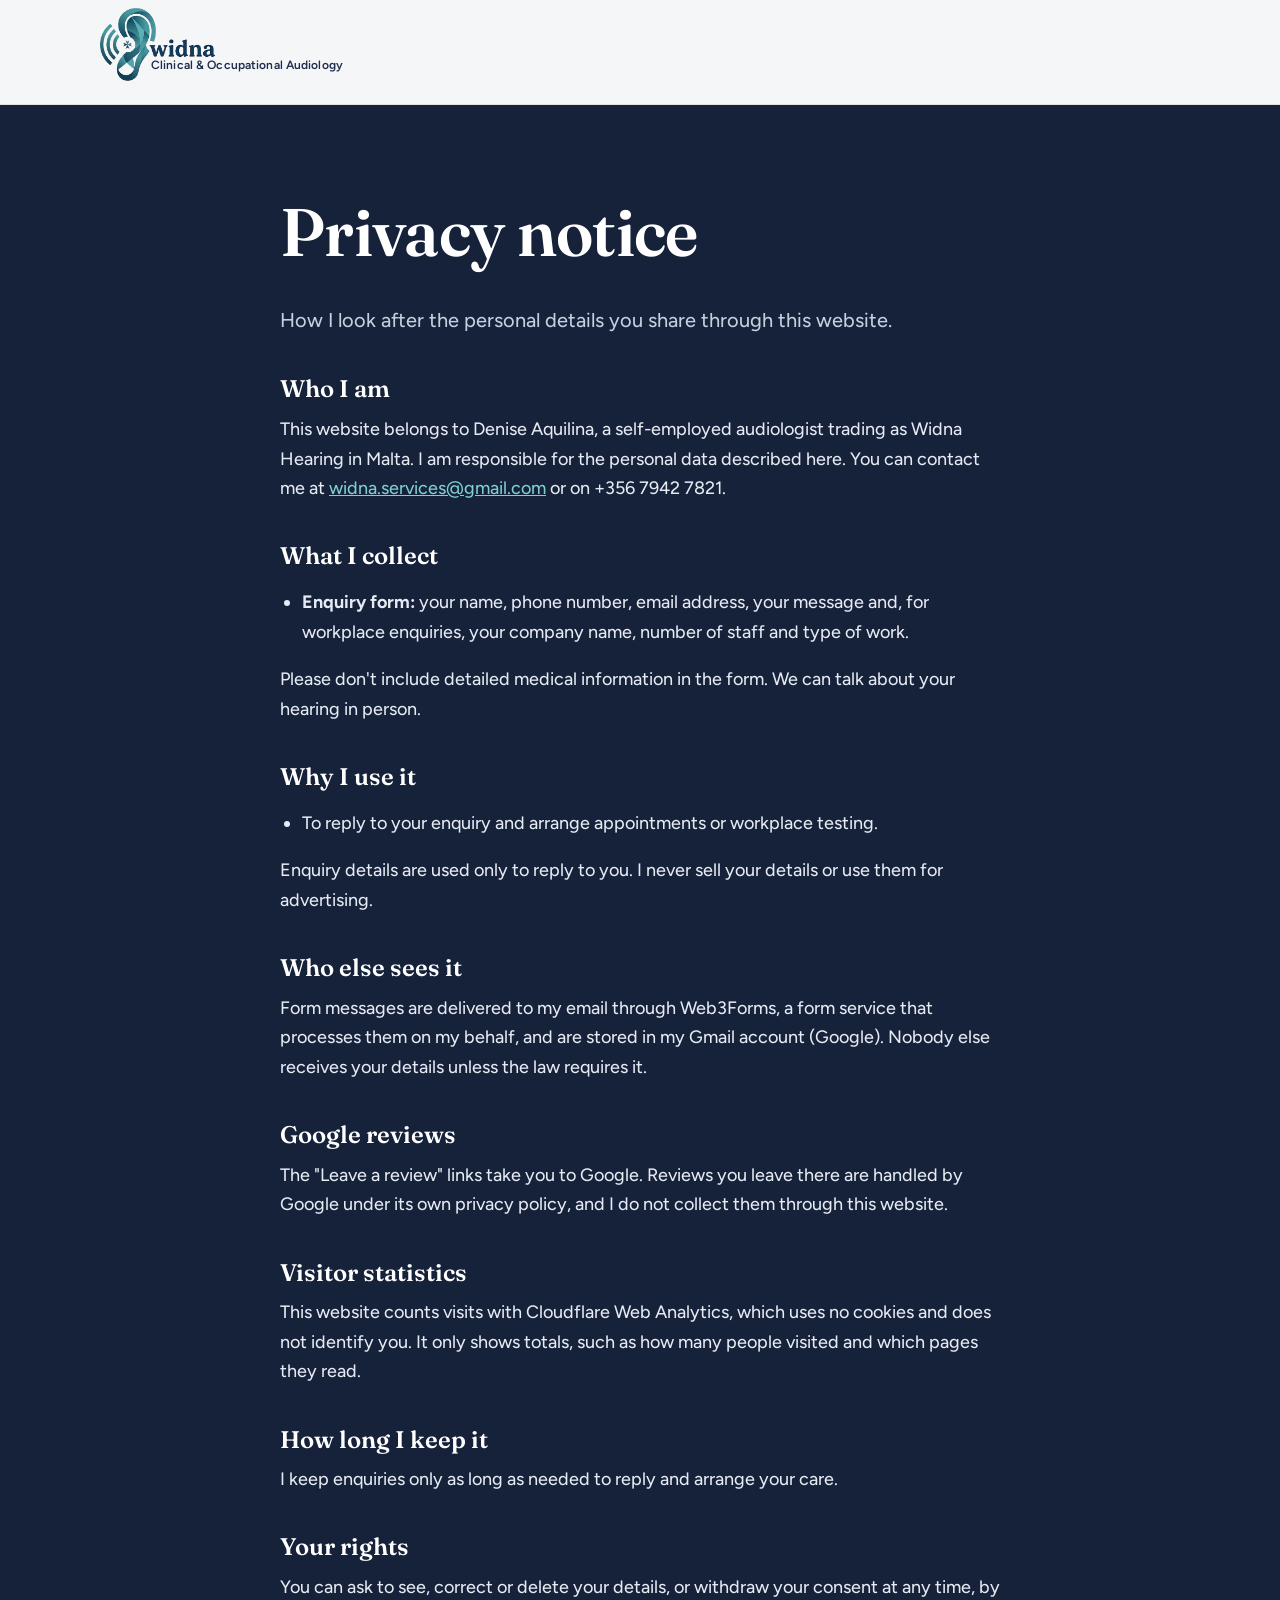
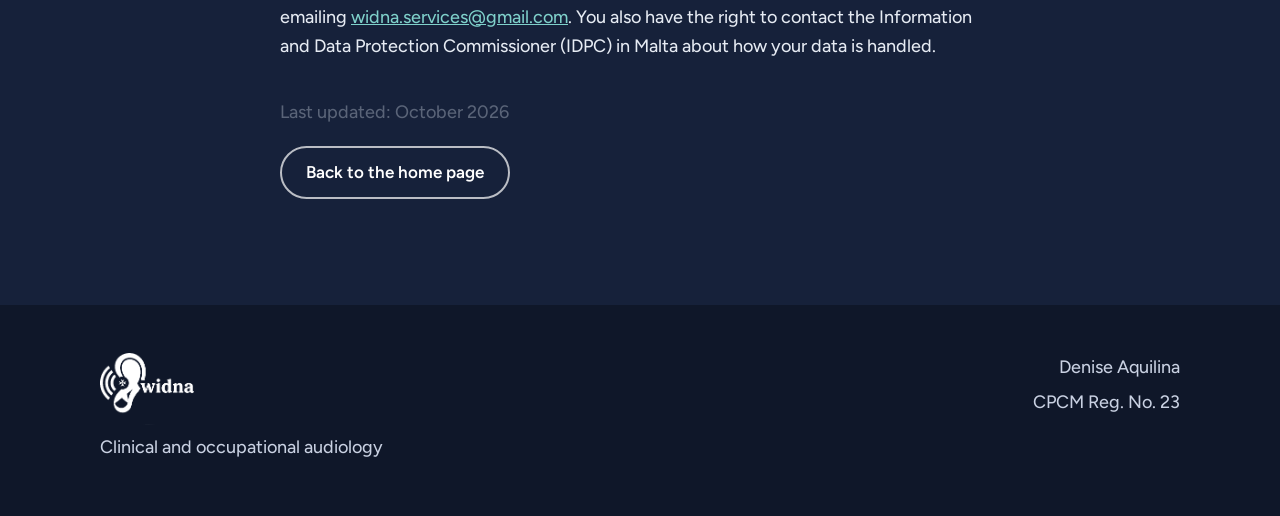
<file: privacy.html>
<!doctype html>
<html lang="en" class="dark">
<head>
<meta charset="utf-8">
<meta name="viewport" content="width=device-width, initial-scale=1">
<title>Privacy notice | Widna Hearing</title>
<link rel="canonical" href="https://widnahearing.mt/privacy.html">
<link rel="icon" type="image/png" href="assets/favicon.png">
<link rel="preconnect" href="https://fonts.googleapis.com">
<link rel="preconnect" href="https://fonts.gstatic.com" crossorigin>
<link href="https://fonts.googleapis.com/css2?family=Fraunces:opsz,wght@9..144,400;9..144,600&family=Figtree:wght@400..700&display=swap" rel="stylesheet">
<link rel="stylesheet" href="styles.css?v=49">
<link rel="stylesheet" href="theme-dark.css?v=14">
</head>
<body>
<header class="site-header">
  <div class="wrap header-row">
    <a class="brand" href="index.html"><img src="assets/widna-logo-notag.png" alt="Widna, back to the home page" width="410" height="314"><span class="brand-tag">Clinical &amp; Occupational Audiology</span></a>
  </div>
</header>

<main class="section legal">
  <div class="wrap">
    <h1>Privacy notice</h1>
    <p class="section-lede">How I look after the personal details you share through this website.</p>

    <h2>Who I am</h2>
    <p>This website belongs to Denise Aquilina, a self-employed audiologist trading as Widna Hearing in Malta. I am responsible for the personal data described here. You can contact me at <a href="mailto:widna.services@gmail.com">widna.services@gmail.com</a> or on +356 7942 7821.</p>

    <h2>What I collect</h2>
    <ul>
      <li><strong>Enquiry form:</strong> your name, phone number, email address, your message and, for workplace enquiries, your company name, number of staff and type of work.</li>
    </ul>
    <p>Please don't include detailed medical information in the form. We can talk about your hearing in person.</p>

    <h2>Why I use it</h2>
    <ul>
      <li>To reply to your enquiry and arrange appointments or workplace testing.</li>
    </ul>
    <p>Enquiry details are used only to reply to you. I never sell your details or use them for advertising.</p>

    <h2>Who else sees it</h2>
    <p>Form messages are delivered to my email through Web3Forms, a form service that processes them on my behalf, and are stored in my Gmail account (Google). Nobody else receives your details unless the law requires it.</p>

    <h2>Google reviews</h2>
    <p>The "Leave a review" links take you to Google. Reviews you leave there are handled by Google under its own privacy policy, and I do not collect them through this website.</p>

    <h2>Visitor statistics</h2>
    <p>This website counts visits with Cloudflare Web Analytics, which uses no cookies and does not identify you. It only shows totals, such as how many people visited and which pages they read.</p>

    <h2>How long I keep it</h2>
    <p>I keep enquiries only as long as needed to reply and arrange your care.</p>

    <h2>Your rights</h2>
    <p>You can ask to see, correct or delete your details, or withdraw your consent at any time, by emailing <a href="mailto:widna.services@gmail.com">widna.services@gmail.com</a>. You also have the right to contact the Information and Data Protection Commissioner (IDPC) in Malta about how your data is handled.</p>

    <p class="legal-updated">Last updated: October 2026</p>
    <p><a class="btn btn-ghost" href="index.html">Back to the home page</a></p>
  </div>
</main>

<footer class="site-footer">
  <div class="wrap footer-row">
    <div class="footer-brand">
      <img src="assets/widna-logo-white.png" alt="Widna" width="410" height="314">
      <p>Clinical and occupational audiology</p>
    </div>
    <div class="footer-legal">
      <p>Denise Aquilina</p>
      <p>CPCM Reg. No. 23</p>
    </div>
  </div>
</footer>
<!-- Cloudflare Web Analytics: cookie-free visitor counts (token is public by design) -->
<script type='module' src='https://static.cloudflareinsights.com/beacon.min.js' data-cf-beacon='{"token": "322d8023a1f248c087bdb08e3e11c032"}'></script>
</body>
</html>
</file>
<file: styles.css>
/* Widna Hearing: navy from Denise's portrait, teal + sand from her Facebook posts, blue from the wordmark */
:root {
  --navy: #1F2D4D;
  --ink: #26324A;
  --muted: #5A6478;
  --teal: #1E7474;
  --teal-dark: #155858;
  --teal-soft: #DCEEEC;
  --sand: #F3EADB;
  --sand-deep: #E2CFAE;
  --sun: #F2CF63;
  --wordmark: #1F3352;
  --white: #FFFFFF;
  --line: #E4E0D8;

  --serif: "Fraunces", Georgia, serif;
  --sans: "Figtree", system-ui, sans-serif;

  --wrap: 1120px;
  --gutter: 20px;
  --radius-lg: 28px;
  --radius-sm: 12px;
}

*, *::before, *::after { box-sizing: border-box; }
html { scroll-behavior: smooth; scroll-padding-top: 116px; }
@media (prefers-reduced-motion: reduce) { html { scroll-behavior: auto; } }

body {
  margin: 0;
  background: var(--white);
  color: var(--ink);
  font-family: var(--sans);
  font-size: 1.125rem;
  line-height: 1.6;
  -webkit-font-smoothing: antialiased;
}

img { max-width: 100%; height: auto; display: block; }
a { color: var(--teal-dark); }
a:focus-visible, button:focus-visible, summary:focus-visible, input:focus-visible, textarea:focus-visible {
  outline: 3px solid var(--sun);
  outline-offset: 3px;
}

h1, h2, h3 { font-family: var(--serif); color: var(--navy); line-height: 1.15; margin: 0 0 .5em; font-weight: 600; }
h1 { font-size: clamp(2.6rem, 6vw, 4.2rem); letter-spacing: -0.01em; }
h2 { font-size: clamp(2rem, 4vw, 2.75rem); }
h3 { font-size: 1.3rem; }
p { margin: 0 0 1em; }

.wrap { max-width: var(--wrap); margin: 0 auto; padding: 0 var(--gutter); }

.skip { position: absolute; left: -999px; top: 8px; background: var(--navy); color: var(--white); padding: 8px 14px; border-radius: 8px; z-index: 100; }
.skip:focus { left: 8px; }

/* Buttons */
.btn {
  display: inline-flex; align-items: center; justify-content: center; gap: .5em;
  padding: .85em 1.4em; border-radius: 999px; border: 2px solid transparent;
  font: 600 1rem/1.2 var(--sans); text-decoration: none; cursor: pointer;
  transition: background-color .15s, color .15s;
}
.btn-small { padding: .6em 1.1em; font-size: .95rem; }
.btn-wa, .btn-teal { background: var(--teal); color: var(--white); }
.btn-wa:hover, .btn-teal:hover { background: var(--teal-dark); }
.btn-ghost { border-color: var(--navy); color: var(--navy); background: transparent; }
.btn-ghost:hover { background: var(--navy); color: var(--white); }
.btn-light { background: var(--sun); color: var(--navy); }
.btn-light:hover { background: #F7DC88; }
.btn-outline-light { border-color: rgba(255,255,255,.6); color: var(--white); }
.btn-outline-light:hover { background: rgba(255,255,255,.1); }

/* Header */
.site-header { position: sticky; top: 0; z-index: 50; background: rgba(255,255,255,.96); border-bottom: 1px solid var(--line); backdrop-filter: blur(6px); }
.header-row { display: flex; align-items: center; gap: 24px; min-height: 104px; }
.brand { position: relative; display: block; margin-right: auto; text-decoration: none; }
.brand-tag { position: absolute; left: 44%; top: 57.5%; white-space: nowrap; font: 600 12px/1 var(--sans); color: var(--navy); letter-spacing: .01em; }
.brand img { height: 88px; width: auto; }
@media (max-width: 520px) { .brand img { height: 68px; } .brand-tag { font-size: 10px; } }
.main-nav { display: flex; gap: 22px; }
.main-nav a { color: var(--ink); text-decoration: none; font-weight: 500; font-size: 1rem; }
.main-nav a:hover { color: var(--teal); }

/* Hero */
.hero { background: var(--white); padding: 48px 0 56px; }
.hero-grid { display: grid; grid-template-columns: 1.2fr .8fr; gap: 48px; align-items: center; }
.hero-text { padding-bottom: 0; }
.hero-role { font-weight: 600; color: var(--teal); margin-bottom: .4em; }
.hero-name { font: 600 1.35rem/1.3 var(--serif); color: var(--navy); }
.hero-cred { font-weight: 500; font-size: .95rem; color: var(--muted); }
.hero-lede { font-size: 1.3rem; max-width: 34ch; color: var(--ink); }
.hero-actions { display: flex; flex-wrap: wrap; gap: 12px; margin: 28px 0; }
.langs { color: var(--muted); font-size: 1rem; }

.hero-photo { position: relative; margin: 0; width: 100%; max-width: 400px; justify-self: end; }
.sound-arcs { position: absolute; left: -96px; top: 34%; width: 84px; overflow: visible; }
.sound-arcs path { fill: none; stroke: var(--teal); stroke-width: 9; stroke-linecap: round; }
.sound-arcs path:nth-child(2) { opacity: .7; }
.sound-arcs path:nth-child(3) { opacity: .45; }
@media (prefers-reduced-motion: no-preference) {
  .sound-arcs path { stroke-dasharray: 300; stroke-dashoffset: 300; animation: draw 1.1s ease-out forwards; }
  .sound-arcs path:nth-child(2) { animation-delay: .25s; }
  .sound-arcs path:nth-child(3) { animation-delay: .5s; }
  @keyframes draw { to { stroke-dashoffset: 0; } }
}
.hero-photo img { width: 100%; aspect-ratio: 2 / 3; object-fit: cover; object-position: 50% 0; border-radius: 200px 200px var(--radius-lg) var(--radius-lg); }

/* Two doors */
.doors { background: var(--sand); padding: 56px 0; }
.doors-grid { display: grid; grid-template-columns: 1fr 1fr; gap: 20px; }
.door {
  display: flex; flex-direction: column; gap: 6px; padding: 32px; border-radius: var(--radius-lg);
  text-decoration: none; color: inherit; border: 2px solid transparent; transition: border-color .15s;
}
.door:hover { border-color: currentColor; }
.door-clinic { background: var(--white); color: var(--navy); }
.door-work { background: var(--navy); color: var(--white); }
.door-for { font-weight: 600; font-size: 1rem; opacity: .8; }
.door-title { font: 600 1.6rem/1.2 var(--serif); }
.door-text { font-size: 1.05rem; opacity: .9; }

/* Sections */
.section { padding: 88px 0; }
.section-sand { background: var(--sand); }
.section-navy { background: var(--navy); color: #E8ECF4; }
.section-navy h2, .section-navy h3 { color: var(--white); }
.section-lede { font-size: 1.25rem; max-width: 60ch; color: var(--muted); }
.section-navy .section-lede { color: #C9D1E2; }

/* Clinic */
.services { list-style: none; margin: 40px 0 0; padding: 0; border-top: 2px solid var(--navy); }
.service { display: grid; grid-template-columns: minmax(240px, 1fr) 2fr; gap: 32px; align-items: baseline; padding: 22px 0; border-bottom: 1px solid var(--line); }
.service h3 { margin: 0; }
.service p { color: var(--muted); margin: 0; max-width: 64ch; }

/* Prices */
.price-table { width: 100%; border-collapse: collapse; margin-top: 24px; border-top: 2px solid var(--navy); }
.price-table th, .price-table td { padding: 18px 0; border-bottom: 1px solid var(--line); vertical-align: top; }
.price-table th { text-align: left; font: 600 1.15rem/1.3 var(--serif); color: var(--navy); padding-right: 24px; }
.price-table th span { display: block; font: 400 1rem/1.5 var(--sans); color: var(--muted); margin-top: 4px; }
.price-table td { text-align: right; font: 600 1.3rem/1.3 var(--sans); color: var(--teal-dark); white-space: nowrap; }
.price-table td small { display: block; font-size: .85rem; font-weight: 500; color: var(--muted); }
.price-note { margin-top: 20px; max-width: 64ch; color: var(--muted); }
.ha-price { margin-top: 1em; }

/* Hearing aids */
.ha-grid { display: grid; grid-template-columns: 1.15fr .85fr; grid-template-areas: "intro chart" "more chart"; column-gap: 56px; align-items: start; }
.ha-intro { grid-area: intro; }
.ha-more { grid-area: more; }
.audiogram { grid-area: chart; align-self: start; position: sticky; top: 130px; }
.ha-grid:has(.audiogram-img) { grid-template-columns: 1fr; grid-template-areas: "intro" "chart" "more"; }
.audiogram-img { position: static; margin: 8px 0 32px; }
.audiogram-img img { width: 100%; height: auto; border-radius: var(--radius-sm); }
.ha-intro, .ha-more { max-width: 760px; }
.ag-key { display: inline-block; width: 14px; height: 10px; border-radius: 6px; background: var(--sun); opacity: .6; margin-right: 8px; vertical-align: middle; }
.ha-styles-title { margin-top: .4em; }
.style-cards { list-style: none; padding: 0; margin: 16px 0 28px; display: grid; grid-template-columns: repeat(3, 1fr); gap: 20px; }
.style-card { background: var(--sand); border-radius: var(--radius-sm); padding: 24px; }
.style-card svg { width: 110px; height: 110px; display: block; margin-bottom: 12px; }
.style-card strong { display: block; font: 600 1.15rem/1.3 var(--serif); color: var(--navy); margin-bottom: 4px; }
.style-card span { color: var(--muted); font-size: 1rem; }
.sc-ear { fill: none; stroke: var(--muted); stroke-width: 3; stroke-linecap: round; stroke-linejoin: round; }
.sc-aid { fill: var(--teal); stroke: var(--teal-dark); stroke-width: 3; stroke-linejoin: round; }
.sc-tube { fill: none; stroke: var(--teal-dark); stroke-width: 3; stroke-linecap: round; }
@media (max-width: 900px) { .style-cards { grid-template-columns: 1fr; } }
.funding { margin-top: 28px; padding: 24px 28px; background: var(--white); border-radius: var(--radius-sm); }
.funding p { margin: 0; }
.funding .funding-link { margin-top: .7em; font-weight: 600; }
.audiogram { margin: 0; background: var(--white); padding: 24px; border-radius: var(--radius-lg); }
.audiogram svg { width: 100%; height: auto; }
.ag-band0 { fill: #FBFAF7; }
.ag-band1 { fill: #F1EEE8; }
.ag-band-label { font: 500 11px var(--sans); fill: var(--muted); }
.ag-banana { fill: var(--sun); opacity: .45; }
.ag-grid-main { stroke: #D9D4CA; stroke-width: 1; }
.ag-grid-half { stroke: #E6E2DA; stroke-width: 1; stroke-dasharray: 3 3; }
.ag-grid-zero { stroke: var(--navy); stroke-width: 1.2; }
.ag-axis { font: 500 11px var(--sans); fill: var(--muted); }
.ag-sounds text { font: 700 11px var(--sans); fill: var(--navy); text-anchor: middle; }
.ag-line { fill: none; stroke: #C8423B; stroke-width: 2.5; stroke-linejoin: round; }
.ag-dots circle { fill: var(--white); stroke: #C8423B; stroke-width: 2.5; }
.ag-ear { font: 700 12px var(--sans); fill: #C8423B; }
.audiogram figcaption { font-size: .95rem; color: var(--muted); margin-top: 8px; }

/* Workplaces */
.work-grid { display: grid; grid-template-columns: 1fr 1fr; gap: 56px; margin-top: 40px; }
.ticks { list-style: none; padding: 0; margin: 0; }
.ticks li { position: relative; padding-left: 32px; margin-bottom: .7em; }
.ticks li::before { content: ""; position: absolute; left: 0; top: .45em; width: 16px; height: 9px; border-left: 3px solid var(--sun); border-bottom: 3px solid var(--sun); transform: rotate(-45deg); }
.steps { list-style: none; padding: 0; margin: 0; counter-reset: step; }
.steps li { counter-increment: step; position: relative; padding: 0 0 18px 52px; }
.steps li::before { content: counter(step); position: absolute; left: 0; top: 0; width: 34px; height: 34px; border-radius: 50%; background: var(--teal); color: var(--white); font-weight: 700; display: grid; place-items: center; font-size: .95rem; }
.steps li:not(:last-child)::after { content: ""; position: absolute; left: 16px; top: 38px; bottom: 4px; width: 2px; background: rgba(255,255,255,.18); }
.steps strong { color: var(--white); }
.work-cta { display: flex; flex-wrap: wrap; gap: 12px; margin-top: 40px; }

/* About */
.about-grid { display: grid; grid-template-columns: .8fr 1.2fr; gap: 56px; align-items: start; }
.about-photo { width: 100%; aspect-ratio: 1; object-fit: cover; object-position: 50% 18%; border-radius: 50%; }
.about-text > p { max-width: 62ch; }
blockquote { margin: 28px 0; padding: 0 0 0 24px; border-left: 4px solid var(--sun); font: 400 1.45rem/1.45 var(--serif); color: var(--navy); max-width: 40ch; }
.about-creds { display: grid; grid-template-columns: repeat(auto-fit, minmax(200px, 1fr)); gap: 16px 28px; margin: 32px 0 0; }
.about-creds dt { font-size: .9rem; color: var(--muted); }
.about-creds dd { margin: 0; font-weight: 600; color: var(--navy); }

/* Videos */
.videos { display: grid; grid-template-columns: 1fr 1fr; gap: 20px; margin-top: 32px; }
.video-slot { aspect-ratio: 16 / 9; border-radius: var(--radius-sm); background: var(--white); border: 2px dashed var(--sand-deep); display: grid; place-content: center; text-align: center; }
.video-slot p { margin: 0; color: var(--muted); font-size: .95rem; }
.video-slot span { font: 600 1.2rem var(--serif); color: var(--navy); }

/* Reviews */
.reviews-list { display: grid; grid-template-columns: repeat(2, 1fr); gap: 20px; margin-top: 32px; align-items: start; }
.review { margin: 0; background: var(--white); padding: 28px; border-radius: var(--radius-sm); border-top: 4px solid var(--sun); display: flex; flex-direction: column; gap: 14px; }
.review-stars { margin: 0; display: flex; gap: 3px; color: #E8B21F; }
.review-stars svg { width: 20px; height: 20px; }
.review blockquote { margin: 0; padding: 0; border: 0; font: inherit; font-style: normal; max-width: none; }
.review blockquote p { margin: 0 0 .8em; }
.review blockquote p:last-child { margin-bottom: 0; }
.review figcaption { display: grid; gap: 2px; color: var(--muted); font-size: 1.0625rem; }
.review figcaption strong { color: var(--navy); }
.reviews-more { margin: 28px 0 0; display: flex; flex-wrap: wrap; gap: 10px 14px; font-weight: 600; }
@media (max-width: 900px) { .reviews-list { grid-template-columns: 1fr; } }

/* Forms */
.form { display: grid; gap: 16px; max-width: 640px; }
.form-card { background: var(--sand); padding: 32px; border-radius: var(--radius-lg); max-width: none; }
.form label { display: grid; gap: 6px; font-weight: 600; font-size: 1rem; color: var(--navy); }
.form input:not([type="radio"]):not([type="checkbox"]), .form textarea {
  font: 400 1rem/1.4 var(--sans); padding: .75em .9em; border: 1px solid #CFC8BA; border-radius: 10px; background: var(--white); color: var(--ink); width: 100%;
}
.form-row { display: grid; grid-template-columns: 1fr 1fr; gap: 16px; }
.form fieldset { border: 0; padding: 0; margin: 0; }
.form legend { font-weight: 600; font-size: 1rem; color: var(--navy); margin-bottom: 8px; }
.chips { display: flex; flex-wrap: wrap; gap: 8px; }
.chips label { display: inline-flex; align-items: center; gap: 8px; font-weight: 500; padding: .45em .9em; background: var(--white); border: 1px solid #CFC8BA; border-radius: 999px; cursor: pointer; }
.form .consent { display: flex; gap: 10px; align-items: flex-start; font-weight: 400; color: var(--ink); font-size: .95rem; }
.consent input { margin-top: .3em; }
.form-msg { margin: 0; font-weight: 600; color: var(--teal-dark); }
.form .btn { justify-self: start; }

/* Locations */
.places { display: grid; grid-template-columns: repeat(3, 1fr); gap: 20px; margin-top: 32px; }
.place { background: var(--white); padding: 28px; border-radius: var(--radius-sm); display: flex; flex-direction: column; }
.place h3 { font-size: 1.2rem; }
.addr { color: var(--muted); }
.hours { font-weight: 600; color: var(--navy); }
.tag { display: inline-block; margin: 0; font-size: .85rem; font-weight: 600; color: var(--teal-dark); background: var(--teal-soft); padding: .25em .7em; border-radius: 999px; }
.directions { display: inline-block; margin-top: 14px; font-weight: 600; }
.place .tag { margin-right: 8px; }
.places-note { margin-top: 28px; max-width: 60ch; }

/* Contact */
.contact-grid { display: grid; grid-template-columns: .9fr 1.1fr; gap: 56px; align-items: start; }
.contact-list { list-style: none; padding: 0; margin: 24px 0 0; display: grid; gap: 14px; }
.contact-list a:not(.btn) { font-weight: 600; font-size: 1.1rem; }

/* Footer */
.site-footer { background: var(--navy); color: #C9D1E2; padding: 48px 0; font-size: .95rem; }
.footer-row { display: flex; flex-wrap: wrap; justify-content: space-between; gap: 24px; }
.footer-row p { margin: 0 0 .3em; }
.footer-legal { text-align: right; }
.site-footer a { color: var(--white); }

/* Floating WhatsApp */
.wa-float { position: fixed; right: 18px; bottom: 18px; width: 58px; height: 58px; border-radius: 50%; background: #25D366; color: var(--white); display: grid; place-items: center; box-shadow: 0 6px 18px rgba(31,45,77,.25); z-index: 60; }
.wa-float svg { width: 32px; height: 32px; }

.law-note { margin: 32px 0 0; padding: 22px 26px; border-left: 4px solid var(--sun); background: rgba(255,255,255,.06); border-radius: 0 var(--radius-sm) var(--radius-sm) 0; max-width: 760px; }
.law-note h3 { font-size: 1.15rem; margin-bottom: .3em; }
.law-note p { margin: 0; color: #DCE2EE; }

.legal .wrap { max-width: 760px; }
.legal h2 { font-size: 1.5rem; margin-top: 1.6em; }
.legal ul { padding-left: 1.2em; }
.legal-updated { color: var(--muted); font-size: .95rem; margin-top: 2em; }

/* Header buttons + phone menu */
.icon-btn { display: none; width: 46px; height: 46px; border-radius: 50%; border: 1px solid var(--line); background: var(--white); color: var(--navy); align-items: center; justify-content: center; cursor: pointer; padding: 0; }
.icon-btn svg { width: 22px; height: 22px; }
.header-call { color: var(--teal); }

/* Hero avatar (phones only) */
.hero-id { display: flex; align-items: center; gap: 14px; }
.hero-avatar { display: none; width: 96px; height: 96px; flex: none; border-radius: 50%; object-fit: cover; object-position: 50% 12%; }

/* What to expect */
.expect { margin-top: 56px; }
.expect-steps { list-style: none; padding: 0; margin: 20px 0 0; display: grid; grid-template-columns: repeat(6, 1fr); gap: 20px; counter-reset: ex; }
.expect-steps li { counter-increment: ex; position: relative; padding-top: 48px; }
.expect-steps li::before { content: counter(ex); position: absolute; top: 0; left: 0; width: 34px; height: 34px; border-radius: 50%; background: var(--teal); color: var(--white); font-weight: 700; display: grid; place-items: center; font-size: .95rem; }
.expect-steps li:not(:last-child)::after { content: ""; position: absolute; top: 17px; left: 44px; right: -10px; height: 2px; background: var(--teal-soft); }
.expect-steps strong { display: block; font: 600 1.1rem/1.3 var(--serif); color: var(--navy); margin-bottom: 4px; }
.expect-steps span { color: var(--muted); font-size: 1rem; }

/* Prices card */
.price-card { background: var(--sand); border-radius: var(--radius-lg); padding: 12px 36px 28px; margin-top: 28px; }
.price-card .price-table { border-top: 0; margin-top: 0; }
.price-card .price-table tr:last-child th, .price-card .price-table tr:last-child td { border-bottom: 0; }
.price-card .price-table th, .price-card .price-table td { border-bottom-color: var(--sand-deep); }

/* Locations */
.nowrap { white-space: nowrap; }
.place-foot { margin-top: auto; padding-top: 12px; display: flex; flex-wrap: wrap; align-items: center; gap: 10px 14px; }
.place-foot .directions { margin-top: 0; }

/* Contact list */
.contact-list a { display: flex; align-items: center; gap: 14px; padding: 12px 18px; border: 1px solid var(--line); border-radius: var(--radius-sm); text-decoration: none; color: var(--ink); max-width: 420px; }
.contact-list a:hover { border-color: var(--teal); }
.contact-list svg { width: 26px; height: 26px; color: var(--teal); flex: none; }
.contact-list span { display: flex; flex-direction: column; line-height: 1.3; font-size: 1rem; }
.contact-list strong { color: var(--navy); }

/* Leave a review: only shown when opened from the footer link */
.leave-review { display: none; }
.leave-review:target { display: block; }
.sr { position: absolute; width: 1px; height: 1px; overflow: hidden; clip: rect(0 0 0 0); white-space: nowrap; }
.star-rating { border: 0; padding: 0; margin: 0; }
.stars-row { display: inline-flex; flex-direction: row-reverse; gap: 4px; }
.stars-row input { position: absolute; opacity: 0; width: 1px; height: 1px; }
.stars-row label { width: 40px; height: 40px; cursor: pointer; background: no-repeat center / 34px url("data:image/svg+xml,%3Csvg xmlns='http://www.w3.org/2000/svg' viewBox='0 0 24 24'%3E%3Cpath fill='%23CFC8BA' d='M12 2.5l2.9 6 6.6.8-4.9 4.6 1.3 6.6L12 17.3l-5.9 3.2 1.3-6.6L2.5 9.3l6.6-.8z'/%3E%3C/svg%3E"); }
.stars-row input:checked ~ label, .stars-row label:hover, .stars-row label:hover ~ label { background-image: url("data:image/svg+xml,%3Csvg xmlns='http://www.w3.org/2000/svg' viewBox='0 0 24 24'%3E%3Cpath fill='%23F2CF63' d='M12 2.5l2.9 6 6.6.8-4.9 4.6 1.3 6.6L12 17.3l-5.9 3.2 1.3-6.6L2.5 9.3l6.6-.8z'/%3E%3C/svg%3E"); }
.stars-row input:focus-visible + label { outline: 3px solid var(--sun); outline-offset: 2px; border-radius: 6px; }

/* Footer */
.footer-brand img { height: 72px; width: auto; margin-bottom: 8px; }
.footer-links a { color: var(--white); white-space: nowrap; }

/* Mobile */
@media (max-width: 900px) {
  .main-nav { display: none; position: absolute; top: 100%; left: 0; right: 0; flex-direction: column; gap: 0; background: var(--white); border-bottom: 1px solid var(--line); padding: 8px var(--gutter) 16px; box-shadow: 0 12px 24px rgba(31,45,77,.12); }
  .main-nav.is-open { display: flex; }
  .main-nav a { padding: 14px 0; font-size: 1.1rem; border-bottom: 1px solid var(--line); }
  .main-nav a:last-child { border-bottom: 0; }
  .header-row { gap: 10px; position: relative; }
  .icon-btn { display: inline-flex; }
  .header-wa { display: none; }
  .hero-photo { display: none; }
  .hero-avatar { display: block; }
  .hero h1 { margin-top: 28px; }
  blockquote { font-size: 1.15rem; line-height: 1.45; padding-left: 18px; }
  .expect-steps { grid-template-columns: 1fr; gap: 16px; }
  .expect-steps li { padding: 0 0 0 52px; min-height: 34px; }
  .expect-steps li:not(:last-child)::after { display: none; }
  .price-card { padding: 4px 20px 20px; }
  .hero { background: var(--white); padding-top: 32px; }
  .hero-grid, .ha-grid, .work-grid, .about-grid, .contact-grid { grid-template-columns: 1fr; gap: 32px; }
  .ha-grid { grid-template-areas: "intro" "chart" "more"; }
  .audiogram { position: static; }
  .hero-text { padding-bottom: 0; order: 2; }
  .doors { padding-top: 48px; }
  .doors-grid, .videos, .places { grid-template-columns: 1fr; }
  .about-photo { max-width: 260px; }
  .service { grid-template-columns: 1fr; gap: 6px; }
  .section { padding: 64px 0; }
  .footer-legal { text-align: left; }
  .footer-row { flex-direction: column; gap: 20px; }
  .footer-links { display: flex; flex-wrap: wrap; gap: 6px 24px; }
  .footer-links p { margin: 0; }
}
@media (max-width: 520px) {
        .form-row { grid-template-columns: 1fr; }
  .form-card { padding: 22px; }
  .door { padding: 24px; }
}
.section-sand .price-card { background: var(--white); }
.section-sand .price-card .price-table th, .section-sand .price-card .price-table td { border-bottom-color: var(--line); }
#hearing-aids .funding { background: var(--sand); }
.expect-note { margin: 28px 0 0; padding: 18px 22px; background: var(--teal-soft); border-radius: var(--radius-sm); max-width: 760px; color: var(--ink); }

/* Credential badges (hero) */
.cred-badges { list-style: none; padding: 0; margin: 0 0 8px; display: flex; flex-wrap: wrap; gap: 10px; }
.cred-badges li { display: inline-flex; align-items: center; gap: 10px; padding: 8px 16px 8px 12px; border: 1px solid var(--line); border-radius: 999px; font-weight: 600; font-size: 1rem; color: var(--navy); }
.cred-badges svg { width: 24px; height: 24px; flex: none; fill: none; stroke: var(--teal); stroke-width: 1.8; stroke-linecap: round; stroke-linejoin: round; }

/* Readability for older visitors: nothing smaller than 17px, supporting text at 18px */
body { line-height: 1.65; }
.btn, .main-nav a, .form label, .form legend, .door-for, .about-creds dt, .contact-list span { font-size: 1.0625rem; }
.hero-cred, .langs, .door-text, .price-table th span, .style-card span, .audiogram figcaption, .expect-steps span,
.form input:not([type="radio"]):not([type="checkbox"]), .form textarea, .form .consent, .site-footer, .legal-updated, .video-slot p { font-size: 1.125rem; }
.tag, .price-table td small { font-size: 1rem; }
.form-note { margin: 0; font-size: 1.0625rem; color: var(--muted); }

/* Form select */
.form select { font: 400 1.125rem/1.4 var(--sans); padding: .75em .9em; border: 1px solid #CFC8BA; border-radius: 10px; background: var(--white); color: var(--ink); width: 100%; }
.section-sand .form-card { background: var(--white); }

/* FAQ */
.faq { margin-top: 28px; max-width: 820px; border-top: 1px solid var(--line); }
.faq-item { border-bottom: 1px solid var(--line); }
.faq-item summary { cursor: pointer; list-style: none; padding: 20px 40px 20px 0; position: relative; font: 600 1.2rem/1.35 var(--serif); color: var(--navy); }
.faq-item summary::-webkit-details-marker { display: none; }
.faq-item summary::after { content: "+"; position: absolute; right: 4px; top: 50%; transform: translateY(-50%); font: 600 1.6rem/1 var(--sans); color: var(--teal); }
.faq-item[open] summary::after { content: "\2212"; }
.faq-item p { margin: 0 0 20px; max-width: 70ch; }
.style-photo { width: 132px; height: 132px; object-fit: contain; margin-bottom: 12px; }

/* Photo strips (stock photos from Pexels, free licence) */
.photo-strip { display: grid; grid-template-columns: repeat(2, 1fr); gap: 16px; margin: 28px 0 8px; }
.photo-strip-3 { grid-template-columns: repeat(3, 1fr); }
.photo-strip img { width: 100%; aspect-ratio: 4 / 3; object-fit: cover; border-radius: var(--radius-sm); }
@media (max-width: 600px) {
  .photo-strip, .photo-strip-3 { grid-template-columns: 1fr 1fr; gap: 10px; }
  /* three photos on phones: the first runs full width, the other two sit side by side */
  .photo-strip-3 img:first-child { grid-column: 1 / -1; }
}

/* Header: the tagline is placed in px so it never stretches with the logo box; nav keeps clear of it */
.brand-tag { left: 51px; }
.main-nav { gap: 18px; margin-left: 150px; }
.main-nav a { font-size: 1rem; white-space: nowrap; }
@media (max-width: 520px) { .brand-tag { left: 39px; } }
/* Below 1200px the full menu no longer fits beside the logo: use the menu button, as on phones */
@media (min-width: 901px) and (max-width: 1199px) {
  .header-row { gap: 10px; position: relative; }
  .main-nav { display: none; margin-left: 0; position: absolute; top: 100%; left: 0; right: 0; flex-direction: column; gap: 0; background: var(--white); border-bottom: 1px solid var(--line); padding: 8px var(--gutter) 16px; box-shadow: 0 12px 24px rgba(31,45,77,.12); }
  .main-nav.is-open { display: flex; }
  .main-nav a { padding: 14px 0; font-size: 1.1rem; border-bottom: 1px solid var(--line); }
  .main-nav a:last-child { border-bottom: 0; }
  .icon-btn { display: inline-flex; }
}
@media (max-width: 900px) { .main-nav { margin-left: 0; } }
.service-body p { margin: 0; }
.service-body .service-sub { margin: 14px 0 6px; font-weight: 600; color: var(--ink); }
.service-steps { margin: 0; padding-left: 1.3em; color: var(--muted); max-width: 64ch; }
.service-steps li { margin-bottom: 8px; padding-left: 4px; }
.service-steps strong { color: var(--ink); font-weight: 600; }
/* Message box: fixed size, no drag handle (it could be dragged out of shape on laptop and phone) */
.form textarea { resize: none; width: 100%; min-height: 8em; }
.services-note { margin: 24px 0 0; font-size: 1.1rem; font-weight: 600; }
</file>
<file: theme-dark.css>
/* Dark look: the live default since 26 Oct (light backup = git tag light-theme-2026-10-26) */
html.dark {
  --bg: #16213A;
  --bg-2: #1F2D4D;
  --card: #26375C;
  --text: #E6EBF3;
  --soft: #C6CFDE;
  --rule: rgba(255,255,255,.14);
  --link: #7FD1CB;
}

html.dark body { background: var(--bg); color: var(--text); }
:where(html.dark) a { color: var(--link); }
html.dark h1, html.dark h2, html.dark h3 { color: var(--white); }

/* Header stays white so the original teal logo stands out */
html.dark .main-nav a { color: var(--ink); }
html.dark .main-nav a:hover { color: var(--teal); }
html.dark .icon-btn { color: var(--navy); }

/* Hero: the one bold moment, a teal glow behind Denise */
html.dark .hero { background: radial-gradient(ellipse 60% 80% at 82% 45%, rgba(30,116,116,.55), transparent 70%), var(--bg); }
html.dark .hero-role { color: var(--link); }
html.dark .hero-name { color: var(--white); }
html.dark .hero-cred, html.dark .langs { color: var(--soft); }
html.dark .hero-lede { color: var(--text); }
html.dark .sound-arcs path { stroke: var(--sun); }
html.dark .btn-ghost { border-color: rgba(255,255,255,.7); color: var(--white); }
html.dark .btn-ghost:hover { background: var(--white); color: var(--navy); }

/* Two doors */
html.dark .doors { background: var(--bg-2); }
html.dark .door-clinic { background: var(--teal); color: var(--white); }
html.dark .door-work { background: var(--sun); color: var(--navy); }

/* Sections */
html.dark .section-sand { background: var(--bg-2); }
html.dark .section-navy { background: var(--teal-dark); }
html.dark .section-lede { color: var(--soft); }
html.dark .section-navy .section-lede, html.dark .law-note p { color: #DDEFEC; }

/* Clinic */
html.dark .services { border-top-color: var(--sun); }
html.dark .service { border-bottom-color: var(--rule); }
html.dark .service p, html.dark .expect-steps span { color: var(--soft); }
html.dark .expect-steps strong { color: var(--white); }
html.dark .expect-steps li:not(:last-child)::after { background: var(--rule); }

/* Cards */
html.dark .funding, html.dark .place, html.dark .price-card, html.dark .form-card { background: var(--card); }
html.dark .audiogram figcaption { color: var(--navy); }

/* Prices */
html.dark .price-table th { color: var(--white); }
html.dark .price-table th span, html.dark .price-table td small, html.dark .price-note { color: var(--soft); }
html.dark .price-table td { color: var(--sun); }
html.dark .price-card .price-table th, html.dark .price-card .price-table td { border-bottom-color: var(--rule); }

/* About */
html.dark blockquote { color: var(--white); }
html.dark .about-creds dt { color: var(--soft); }
html.dark .about-creds dd { color: var(--white); }

/* Locations */
html.dark .addr { color: var(--soft); }
html.dark .hours { color: var(--white); }
html.dark .tag { background: rgba(127,209,203,.16); color: var(--link); }

/* Contact and forms */
html.dark .contact-list a { border-color: var(--rule); color: var(--text); }
html.dark .contact-list a:hover { border-color: var(--link); }
html.dark .contact-list svg { color: var(--link); }
html.dark .contact-list strong { color: var(--white); }
html.dark .form label, html.dark .form legend { color: var(--white); }
html.dark .form .consent { color: var(--text); }
html.dark .chips label { color: var(--ink); }
html.dark .form-msg { color: var(--link); }

/* Footer */
html.dark .site-footer { background: #0F1729; }

@media (max-width: 900px) {
  html.dark .hero { background: var(--bg); }
}
html.dark #hearing-aids .funding { background: var(--card); }
html.dark .expect-note { background: var(--card); color: var(--text); }
html.dark .style-card { background: var(--card); }
html.dark .style-card strong { color: var(--white); }
html.dark .style-card span { color: var(--soft); }
html.dark .sc-ear { stroke: rgba(255,255,255,.55); }
html.dark .sc-aid, html.dark .sc-tube { stroke: var(--link); }
html.dark body { font-weight: 450; }
html.dark .cred-badges li { border-color: rgba(255,255,255,.22); color: var(--white); background: rgba(255,255,255,.04); }
html.dark .cred-badges svg { stroke: var(--sun); }
html.dark .form-note { color: var(--soft); }
html.dark .section-sand .form-card { background: var(--card); }
html.dark .faq, html.dark .faq-item { border-color: var(--rule); }
html.dark .faq-item summary { color: var(--white); }
html.dark .faq-item summary::after { color: var(--sun); }
html.dark .service-body .service-sub, html.dark .service-steps strong { color: var(--white); }
html.dark .service-steps { color: var(--soft); }
html.dark .review { background: var(--card); }
html.dark .review blockquote { color: var(--text); }
html.dark .review figcaption { color: var(--soft); }
html.dark .review figcaption strong { color: var(--white); }
html.dark .review-stars { color: var(--sun); }
</file>
